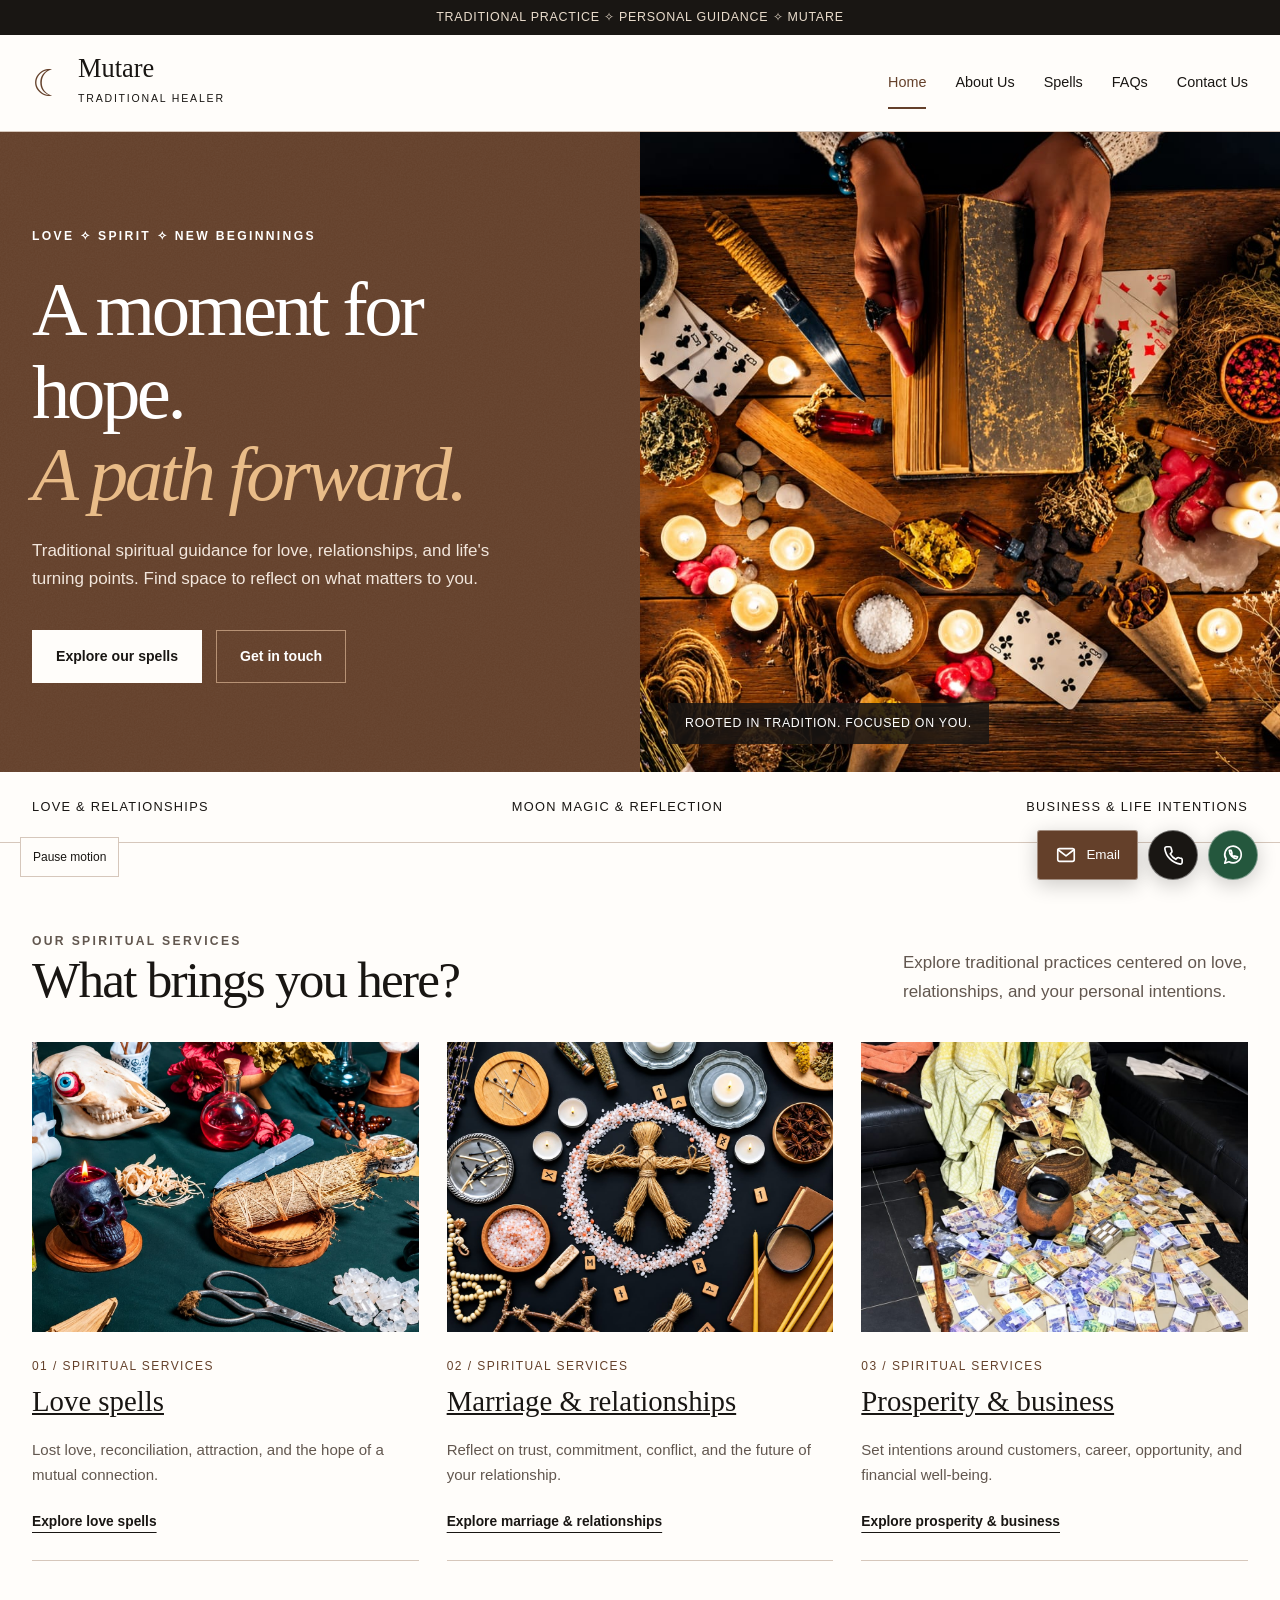
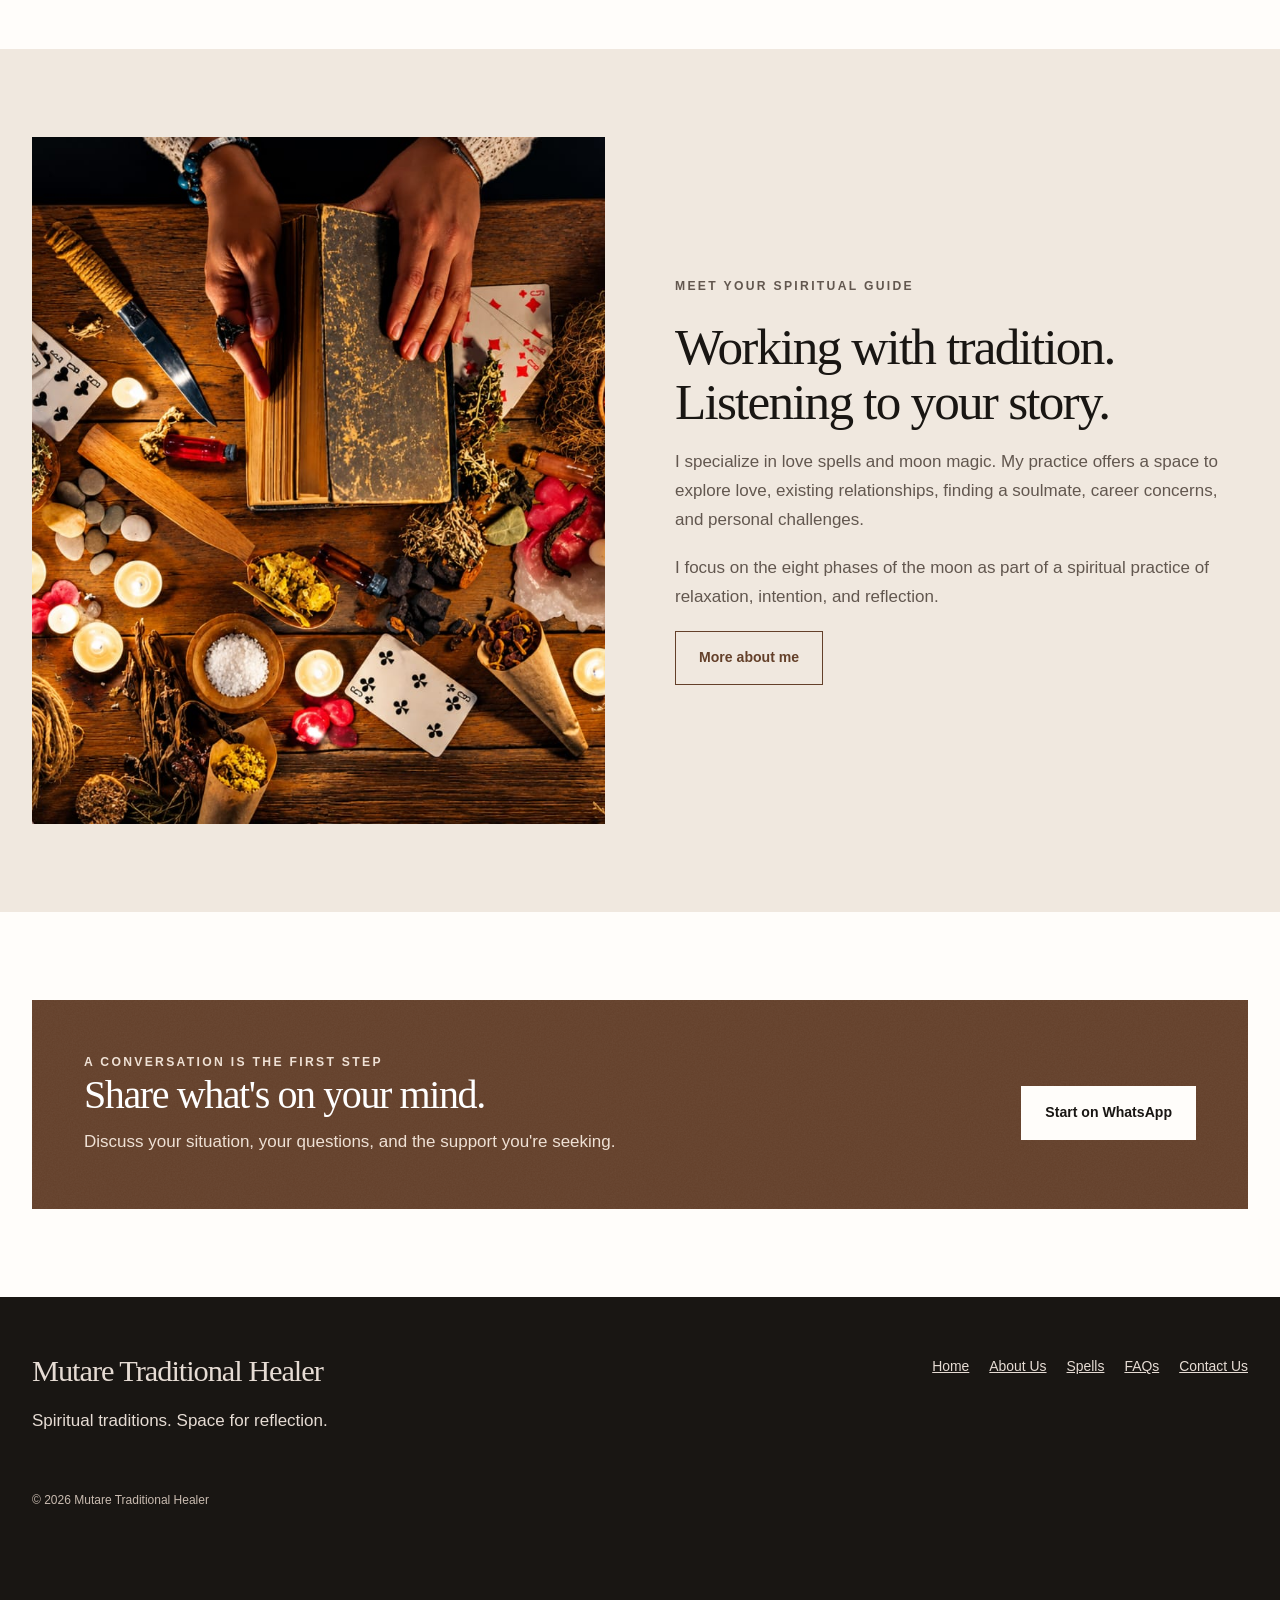
<file: index.html>
<!doctype html><html lang="en"><head><meta charset="utf-8"><meta name="viewport" content="width=device-width, initial-scale=1"><meta name="description" content="Traditional spiritual guidance for love, relationships, moon magic, and life intentions."><meta name="theme-color" content="#64402a"><title>Home | Mutare Traditional Healer</title><link rel="icon" type="image/svg+xml" href="data:image/svg+xml,%3Csvg xmlns='http://www.w3.org/2000/svg' viewBox='0 0 64 64'%3E%3Crect width='64' height='64' rx='10' fill='%2364402a'/%3E%3Cpath d='M43 12a22 22 0 1 0 0 40 23 23 0 0 1 0-40' fill='%23fffdf a'/%3E%3C/svg%3E"><link rel="stylesheet" href="styles.css"><script defer src="script.js"></script><noscript><style>.menu-toggle{display:none}.nav{display:flex;position:static;flex-wrap:wrap}.header-inner{flex-wrap:wrap;padding-block:12px}.motion-toggle{display:none}</style></noscript></head><body><a class="skip" href="#main">Skip to content</a><div class="topline">TRADITIONAL PRACTICE ✧ PERSONAL GUIDANCE ✧ MUTARE</div><header class="site-header"><div class="wrap header-inner"><a class="brand" href="index.html" aria-label="Mutare Traditional Healer home"><span class="brand-mark" aria-hidden="true">☾</span><span><strong>Mutare</strong><small>Traditional Healer</small></span></a><button class="menu-toggle" aria-expanded="false" aria-controls="navigation">Menu</button><nav class="nav" id="navigation" aria-label="Main navigation"><a href="index.html" aria-current="page">Home</a><a href="about.html">About Us</a><a href="spells.html">Spells</a><a href="faqs.html">FAQs</a><a href="contact.html">Contact Us</a></nav></div></header><main id="main"><section class="hero"><div class="hero-copy texture"><p class="eyebrow">Love ✧ Spirit ✧ New beginnings</p><h1>A moment for<br>hope.<br><em>A path forward.</em></h1><p>Traditional spiritual guidance for love, relationships, and life's turning points. Find space to reflect on what matters to you.</p><div class="actions"><a class="button light" href="spells.html">Explore our spells</a><a class="button outline" href="contact.html">Get in touch</a></div></div><div class="hero-media"><img src="assets/love%20spell.jpeg" alt="Candles, herbs, and an open book arranged on a rustic ritual table" fetchpriority="high" width="1280" height="960"><span class="image-note">ROOTED IN TRADITION. FOCUSED ON YOU.</span></div></section><div class="intro-band"><div class="wrap"><span>Love & relationships</span><span>Moon magic & reflection</span><span>Business & life intentions</span></div></div><section class="section"><div class="wrap"><div class="section-heading" data-reveal><div><p class="eyebrow">Our spiritual services</p><h2>What brings you here?</h2></div><p>Explore traditional practices centered on love, relationships, and your personal intentions.</p></div><div class="cards"><article class="card" data-reveal><a class="card-image" href="love-spells.html" aria-label="Explore Love spells"><img src="assets/get%20lost%20lover%20back%20spell.jpeg" alt="Love spells ritual imagery" loading="lazy" width="1280" height="960"></a><p class="number">01 / SPIRITUAL SERVICES</p><h3><a href="love-spells.html">Love spells</a></h3><p>Lost love, reconciliation, attraction, and the hope of a mutual connection.</p><a class="text-link" href="love-spells.html">Explore love spells</a></article><article class="card" data-reveal><a class="card-image" href="spells.html#relationships" aria-label="Explore Marriage & relationships"><img src="assets/stop%20divorce.jpeg" alt="Marriage & relationships ritual imagery" loading="lazy" width="1280" height="960"></a><p class="number">02 / SPIRITUAL SERVICES</p><h3><a href="spells.html#relationships">Marriage & relationships</a></h3><p>Reflect on trust, commitment, conflict, and the future of your relationship.</p><a class="text-link" href="spells.html#relationships">Explore marriage & relationships</a></article><article class="card" data-reveal><a class="card-image" href="spells.html#prosperity" aria-label="Explore Prosperity & business"><img src="assets/wealth%20ritual.jpeg" alt="Prosperity & business ritual imagery" loading="lazy" width="1280" height="960"></a><p class="number">03 / SPIRITUAL SERVICES</p><h3><a href="spells.html#prosperity">Prosperity & business</a></h3><p>Set intentions around customers, career, opportunity, and financial well-being.</p><a class="text-link" href="spells.html#prosperity">Explore prosperity & business</a></article></div></div></section><section class="section soft"><div class="wrap split" data-reveal><div><img src="assets/love%20spell.jpeg" alt="Traditional spell and moon magic service imagery" loading="lazy" width="1280" height="960"></div><div class="body-copy"><p class="eyebrow">Meet your spiritual guide</p><h2>Working with tradition.<br>Listening to your story.</h2><p>I specialize in love spells and moon magic. My practice offers a space to explore love, existing relationships, finding a soulmate, career concerns, and personal challenges.</p><p>I focus on the eight phases of the moon as part of a spiritual practice of relaxation, intention, and reflection.</p><a class="button dark-outline" href="about.html">More about me</a></div></div></section><section class="section"><div class="wrap callout texture" data-reveal><div><p class="eyebrow">A conversation is the first step</p><h2>Share what's on your mind.</h2><p>Discuss your situation, your questions, and the support you're seeking.</p></div><div class="actions"><a class="button light" href="https://wa.me/263785356774">Start on WhatsApp</a></div></div></section></main><footer class="site-footer"><div class="wrap"><div class="footer-top"><div><h2>Mutare Traditional Healer</h2><p>Spiritual traditions. Space for reflection.</p></div><nav class="footer-links" aria-label="Footer navigation"><a href="index.html">Home</a><a href="about.html">About Us</a><a href="spells.html">Spells</a><a href="faqs.html">FAQs</a><a href="contact.html">Contact Us</a></nav></div><p class="copyright">© 2026 Mutare Traditional Healer</p></div></footer><button class="motion-toggle" aria-pressed="false">Pause motion</button><div class="contact-dock" role="group" aria-label="Quick contact"><a class="email" href="mailto:mutaredamafalls@gmail.com" aria-label="Email Mutare Traditional Healer"><svg class="icon" viewBox="0 0 24 24" aria-hidden="true"><rect x="3" y="5" width="18" height="14" rx="2"/><path d="m3 6 9 7 9-7"/></svg><span>Email</span></a><a class="phone shake" href="tel:+263785356774" aria-label="Call +263785356774"><svg class="icon" viewBox="0 0 24 24" aria-hidden="true"><path d="M22 16.9v3a2 2 0 0 1-2.2 2A19.8 19.8 0 0 1 3.1 5.2 2 2 0 0 1 5.1 3h3a2 2 0 0 1 2 1.7c.1.9.4 1.8.7 2.6a2 2 0 0 1-.5 2.1L9 10.7a16 16 0 0 0 6 6l1.3-1.3a2 2 0 0 1 2.1-.5c.8.3 1.7.6 2.6.7a2 2 0 0 1 1 1.3z"/></svg></a><a class="whatsapp shake" href="https://wa.me/263785356774" aria-label="Chat on WhatsApp"><svg class="icon" viewBox="0 0 24 24" aria-hidden="true"><path d="M21 11.5a9 9 0 0 1-13.4 7.9L3 21l1.5-4.6A9 9 0 1 1 21 11.5z"/><path d="M8 7c0 5 4 9 8 9l1-2-3-1-1 1-3-3 1-1-1-3z"/></svg></a></div></body></html>
</file>
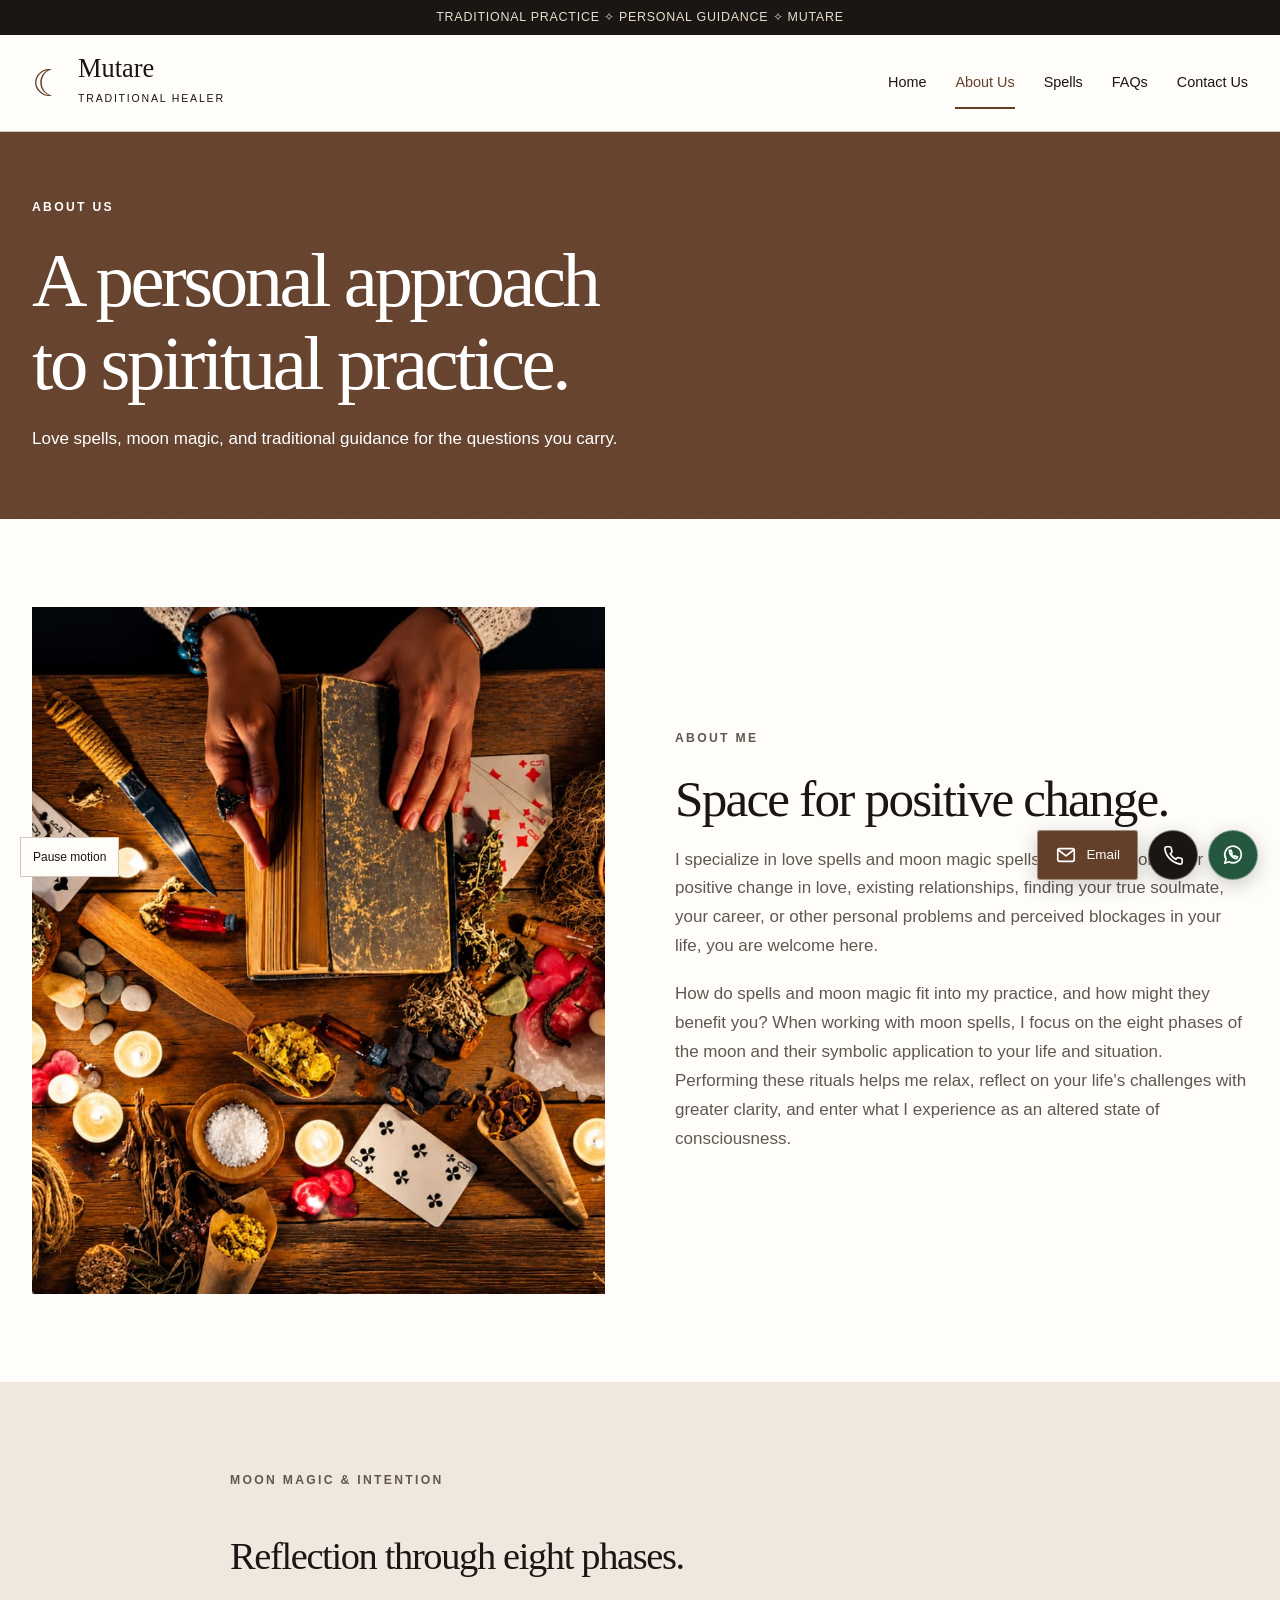
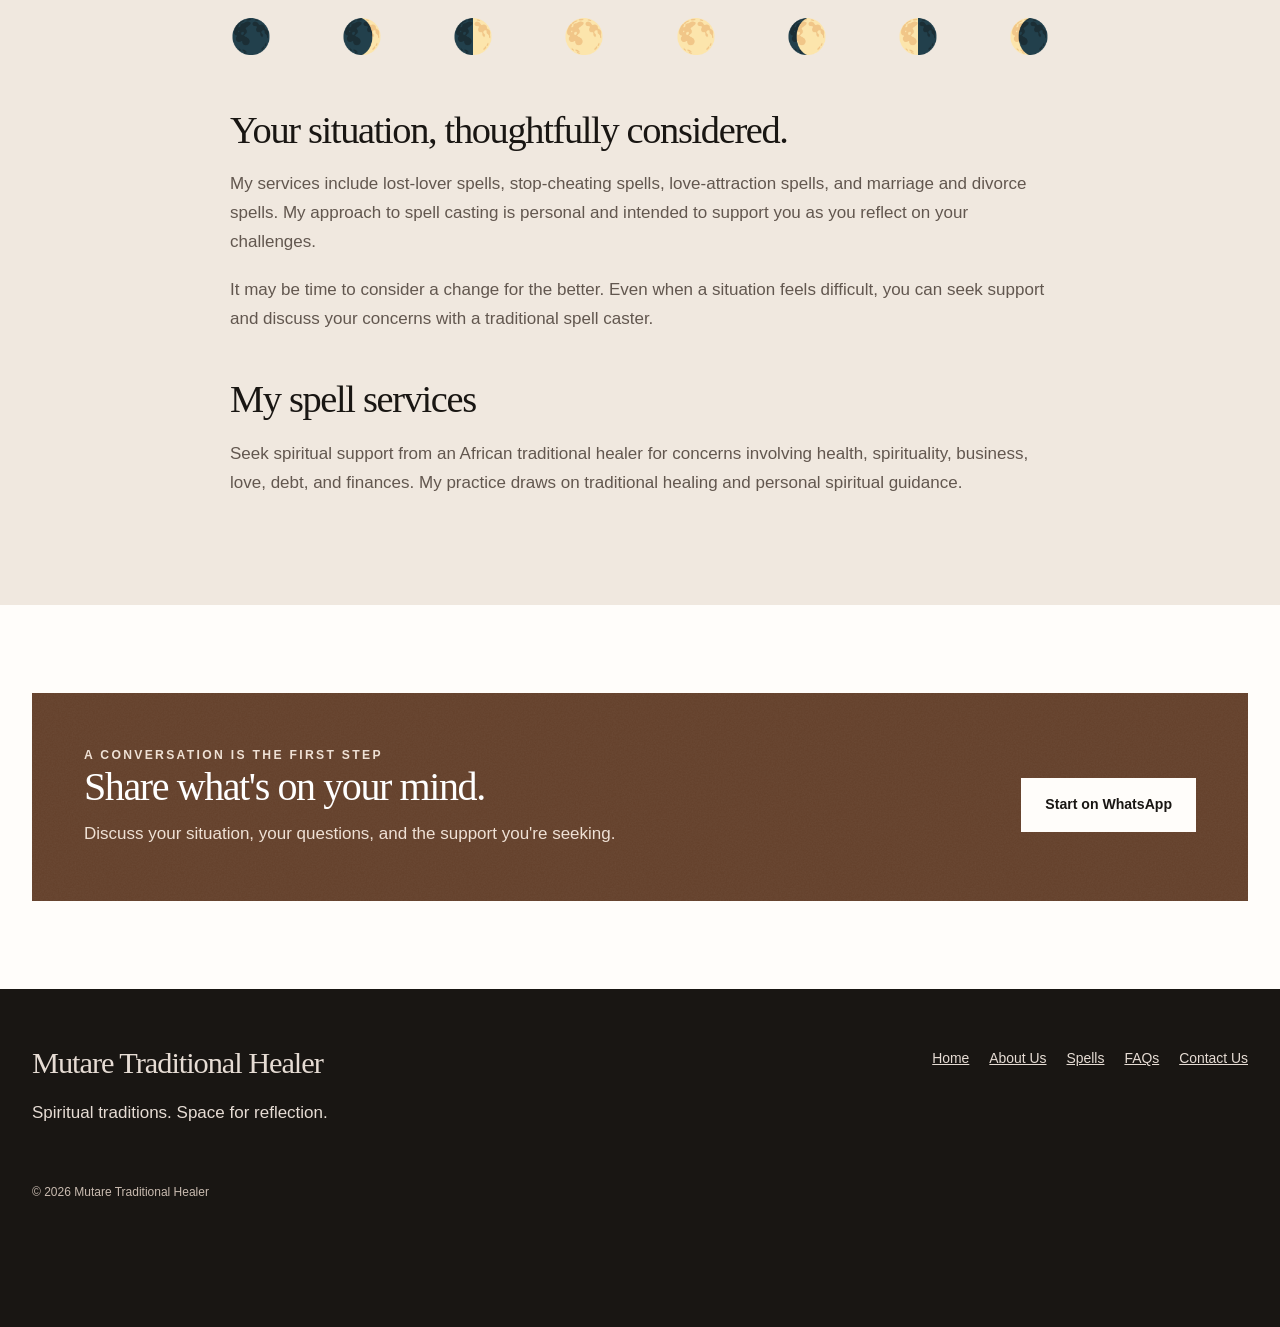
<file: about.html>
<!doctype html><html lang="en"><head><meta charset="utf-8"><meta name="viewport" content="width=device-width, initial-scale=1"><meta name="description" content="Learn about Mutare Traditional Healer and a personal approach to love spells and moon magic."><meta name="theme-color" content="#64402a"><title>About Us | Mutare Traditional Healer</title><link rel="icon" type="image/svg+xml" href="data:image/svg+xml,%3Csvg xmlns='http://www.w3.org/2000/svg' viewBox='0 0 64 64'%3E%3Crect width='64' height='64' rx='10' fill='%2364402a'/%3E%3Cpath d='M43 12a22 22 0 1 0 0 40 23 23 0 0 1 0-40' fill='%23fffdf a'/%3E%3C/svg%3E"><link rel="stylesheet" href="styles.css"><script defer src="script.js"></script><noscript><style>.menu-toggle{display:none}.nav{display:flex;position:static;flex-wrap:wrap}.header-inner{flex-wrap:wrap;padding-block:12px}.motion-toggle{display:none}</style></noscript></head><body><a class="skip" href="#main">Skip to content</a><div class="topline">TRADITIONAL PRACTICE ✧ PERSONAL GUIDANCE ✧ MUTARE</div><header class="site-header"><div class="wrap header-inner"><a class="brand" href="index.html" aria-label="Mutare Traditional Healer home"><span class="brand-mark" aria-hidden="true">☾</span><span><strong>Mutare</strong><small>Traditional Healer</small></span></a><button class="menu-toggle" aria-expanded="false" aria-controls="navigation">Menu</button><nav class="nav" id="navigation" aria-label="Main navigation"><a href="index.html">Home</a><a href="about.html" aria-current="page">About Us</a><a href="spells.html">Spells</a><a href="faqs.html">FAQs</a><a href="contact.html">Contact Us</a></nav></div></header><main id="main"><section class="page-heading texture"><div class="wrap"><p class="eyebrow">About us</p><h1>A personal approach<br>to spiritual practice.</h1><p>Love spells, moon magic, and traditional guidance for the questions you carry.</p></div></section><section class="section"><div class="wrap split"><div data-reveal><img src="assets/love%20spell.jpeg" alt="Ritual imagery representing traditional spiritual practice" loading="lazy" width="1280" height="960"></div><div class="body-copy" data-reveal><p class="eyebrow">About me</p><h2>Space for positive change.</h2><p>I specialize in love spells and moon magic spells. If you are looking for positive change in love, existing relationships, finding your true soulmate, your career, or other personal problems and perceived blockages in your life, you are welcome here.</p><p>How do spells and moon magic fit into my practice, and how might they benefit you? When working with moon spells, I focus on the eight phases of the moon and their symbolic application to your life and situation. Performing these rituals helps me relax, reflect on your life's challenges with greater clarity, and enter what I experience as an altered state of consciousness.</p></div></div></section><section class="section soft"><div class="wrap prose" data-reveal><p class="eyebrow">Moon magic & intention</p><h2>Reflection through eight phases.</h2><div class="moon-row" aria-label="The eight phases of the moon"><span title="New moon">🌑</span><span title="Waxing crescent">🌒</span><span title="First quarter">🌓</span><span title="Waxing gibbous">🌕</span><span title="Full moon">🌕</span><span title="Waning gibbous">🌔</span><span title="Last quarter">🌗</span><span title="Waning crescent">🌘</span></div><h2>Your situation, thoughtfully considered.</h2><p>My services include lost-lover spells, stop-cheating spells, love-attraction spells, and marriage and divorce spells. My approach to spell casting is personal and intended to support you as you reflect on your challenges.</p><p>It may be time to consider a change for the better. Even when a situation feels difficult, you can seek support and discuss your concerns with a traditional spell caster.</p><h2>My spell services</h2><p>Seek spiritual support from an African traditional healer for concerns involving health, spirituality, business, love, debt, and finances. My practice draws on traditional healing and personal spiritual guidance.</p></div></section><section class="section"><div class="wrap callout texture" data-reveal><div><p class="eyebrow">A conversation is the first step</p><h2>Share what's on your mind.</h2><p>Discuss your situation, your questions, and the support you're seeking.</p></div><div class="actions"><a class="button light" href="https://wa.me/263785356774">Start on WhatsApp</a></div></div></section></main><footer class="site-footer"><div class="wrap"><div class="footer-top"><div><h2>Mutare Traditional Healer</h2><p>Spiritual traditions. Space for reflection.</p></div><nav class="footer-links" aria-label="Footer navigation"><a href="index.html">Home</a><a href="about.html">About Us</a><a href="spells.html">Spells</a><a href="faqs.html">FAQs</a><a href="contact.html">Contact Us</a></nav></div><p class="copyright">© 2026 Mutare Traditional Healer</p></div></footer><button class="motion-toggle" aria-pressed="false">Pause motion</button><div class="contact-dock" role="group" aria-label="Quick contact"><a class="email" href="mailto:mutaredamafalls@gmail.com" aria-label="Email Mutare Traditional Healer"><svg class="icon" viewBox="0 0 24 24" aria-hidden="true"><rect x="3" y="5" width="18" height="14" rx="2"/><path d="m3 6 9 7 9-7"/></svg><span>Email</span></a><a class="phone shake" href="tel:+263785356774" aria-label="Call +263785356774"><svg class="icon" viewBox="0 0 24 24" aria-hidden="true"><path d="M22 16.9v3a2 2 0 0 1-2.2 2A19.8 19.8 0 0 1 3.1 5.2 2 2 0 0 1 5.1 3h3a2 2 0 0 1 2 1.7c.1.9.4 1.8.7 2.6a2 2 0 0 1-.5 2.1L9 10.7a16 16 0 0 0 6 6l1.3-1.3a2 2 0 0 1 2.1-.5c.8.3 1.7.6 2.6.7a2 2 0 0 1 1 1.3z"/></svg></a><a class="whatsapp shake" href="https://wa.me/263785356774" aria-label="Chat on WhatsApp"><svg class="icon" viewBox="0 0 24 24" aria-hidden="true"><path d="M21 11.5a9 9 0 0 1-13.4 7.9L3 21l1.5-4.6A9 9 0 1 1 21 11.5z"/><path d="M8 7c0 5 4 9 8 9l1-2-3-1-1 1-3-3 1-1-1-3z"/></svg></a></div></body></html>
</file>
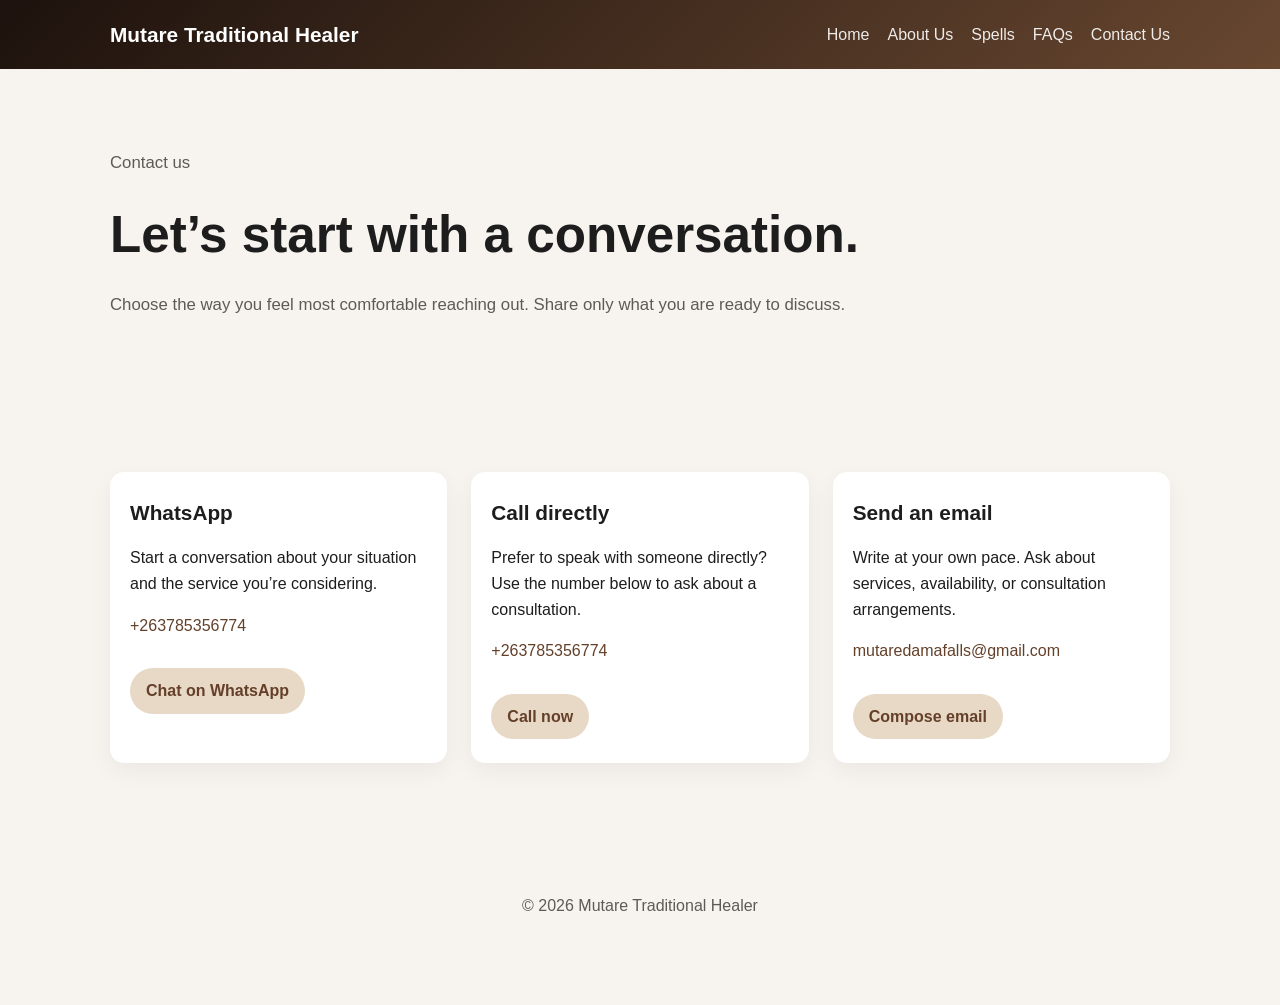
<file: contact.html>
<!doctype html>
<html lang="en">
  <head>
    <meta charset="utf-8" />
    <meta name="viewport" content="width=device-width, initial-scale=1" />
    <title>Contact Us | Mutare Traditional Healer</title>
    <meta name="description" content="Contact Mutare Traditional Healer by WhatsApp, phone, or email." />
    <style>
      :root {
        --bg: #f7f3ee;
        --card: #ffffff;
        --ink: #1d1d1d;
        --muted: #5f5a57;
        --accent: #64402a;
        --accent-soft: #e8d8c6;
        --gold: #d7b36a;
      }
      * { box-sizing: border-box; }
      body {
        margin: 0;
        font-family: Arial, Helvetica, sans-serif;
        background: var(--bg);
        color: var(--ink);
        line-height: 1.6;
      }
      a { color: var(--accent); text-decoration: none; }
      .wrap {
        max-width: 1100px;
        margin: 0 auto;
        padding: 24px 20px 60px;
      }
      header {
        background: linear-gradient(135deg, #1d120d, #684730);
        color: #fff;
        padding: 18px 0;
      }
      .nav {
        max-width: 1100px;
        margin: 0 auto;
        display: flex;
        align-items: center;
        justify-content: space-between;
        gap: 16px;
        padding: 0 20px;
      }
      .brand { font-weight: 700; font-size: 1.3rem; }
      .nav-links {
        display: flex;
        gap: 18px;
        flex-wrap: wrap;
      }
      .nav-links a { color: #fff; opacity: 0.9; }
      .hero {
        padding: 40px 0 20px;
      }
      .hero h1 {
        font-size: clamp(2rem, 5vw, 3.2rem);
        margin: 0 0 12px;
      }
      .hero p {
        font-size: 1.05rem;
        color: var(--muted);
        max-width: 760px;
      }
      .grid {
        display: grid;
        grid-template-columns: repeat(auto-fit, minmax(220px, 1fr));
        gap: 24px;
        margin-top: 32px;
      }
      .card {
        background: var(--card);
        border-radius: 14px;
        padding: 24px 20px;
        box-shadow: 0 8px 24px rgba(0,0,0,0.05);
      }
      .card h2 {
        margin: 0 0 12px;
        font-size: 1.3rem;
      }
      .pill {
        display: inline-block;
        padding: 10px 16px;
        background: var(--accent-soft);
        color: var(--accent);
        border-radius: 999px;
        font-weight: 700;
        margin-top: 14px;
      }
      .footer {
        text-align: center;
        padding: 30px 0 10px;
        color: var(--muted);
      }
      @media (max-width: 640px) {
        .nav {
          flex-direction: column;
          align-items: flex-start;
        }
      }
    </style>
  </head>
  <body>
    <header>
      <div class="nav">
        <div class="brand">Mutare Traditional Healer</div>
        <nav class="nav-links" aria-label="Main navigation">
          <a href="index.html">Home</a>
          <a href="about.html">About Us</a>
          <a href="spells.html">Spells</a>
          <a href="faqs.html">FAQs</a>
          <a href="contact.html" aria-current="page">Contact Us</a>
        </nav>
      </div>
    </header>

    <main>
      <section class="hero">
        <div class="wrap">
          <p>Contact us</p>
          <h1>Let’s start with a conversation.</h1>
          <p>Choose the way you feel most comfortable reaching out. Share only what you are ready to discuss.</p>
        </div>
      </section>

      <section class="wrap">
        <div class="grid">
          <article class="card">
            <h2>WhatsApp</h2>
            <p>Start a conversation about your situation and the service you’re considering.</p>
            <p><a href="https://wa.me/263785356774">+263785356774</a></p>
            <a class="pill" href="https://wa.me/263785356774">Chat on WhatsApp</a>
          </article>

          <article class="card">
            <h2>Call directly</h2>
            <p>Prefer to speak with someone directly? Use the number below to ask about a consultation.</p>
            <p><a href="tel:+263785356774">+263785356774</a></p>
            <a class="pill" href="tel:+263785356774">Call now</a>
          </article>

          <article class="card">
            <h2>Send an email</h2>
            <p>Write at your own pace. Ask about services, availability, or consultation arrangements.</p>
            <p><a href="mailto:mutaredamafalls@gmail.com">mutaredamafalls@gmail.com</a></p>
            <a class="pill" href="mailto:mutaredamafalls@gmail.com">Compose email</a>
          </article>
        </div>
      </section>
    </main>

    <footer class="footer">
      <div class="wrap">
        <p>© 2026 Mutare Traditional Healer</p>
      </div>
    </footer>
  </body>
</html>
</file>
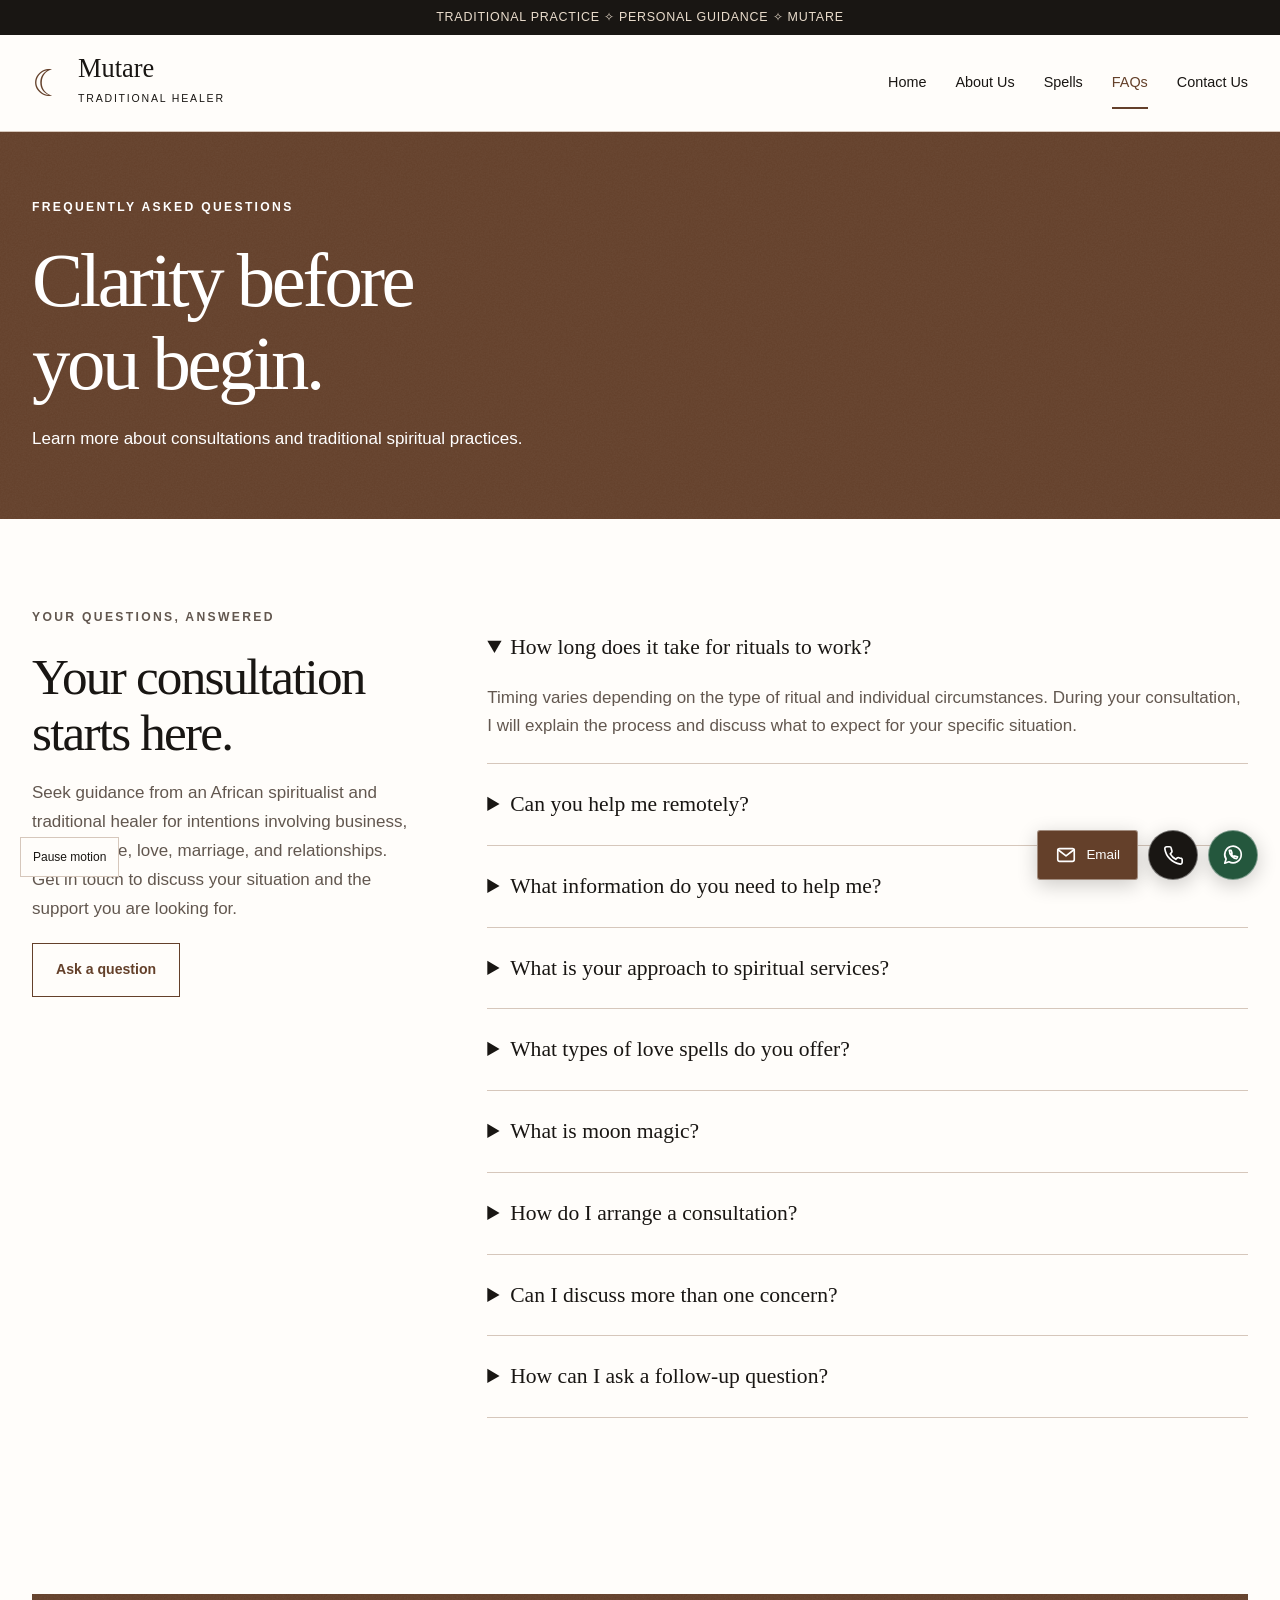
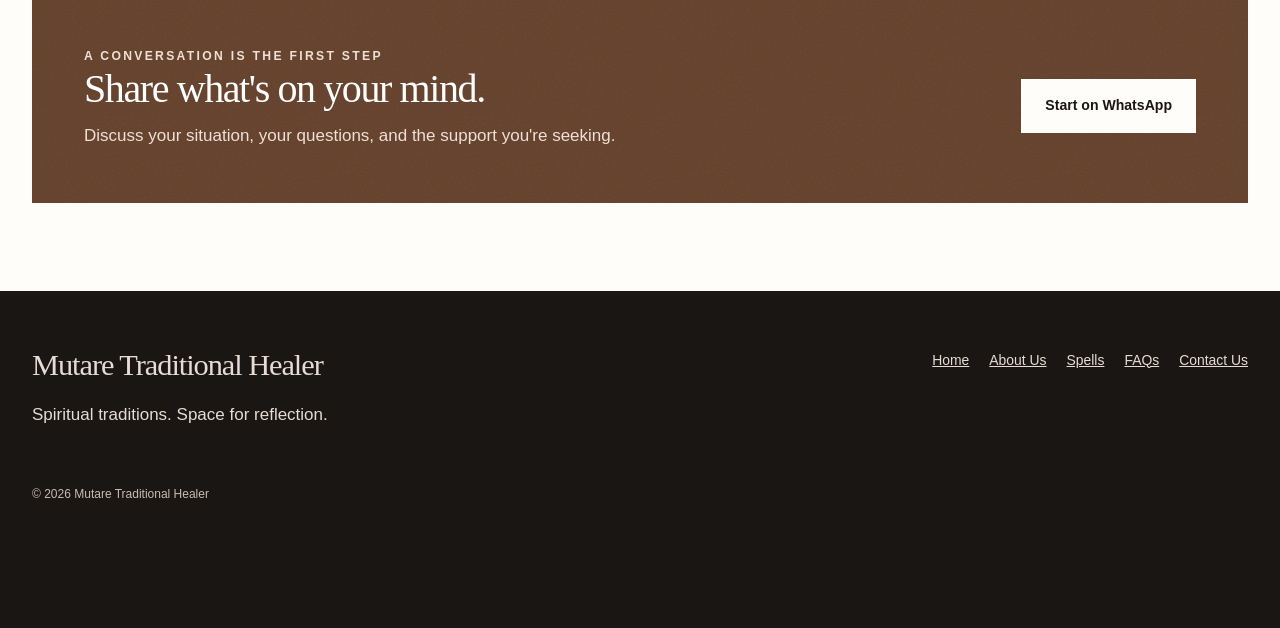
<file: faqs.html>
<!doctype html><html lang="en"><head><meta charset="utf-8"><meta name="viewport" content="width=device-width, initial-scale=1"><meta name="description" content="Answers about ritual expectations, remote consultations, privacy, cost, and spiritual services."><meta name="theme-color" content="#64402a"><title>FAQs | Mutare Traditional Healer</title><link rel="icon" type="image/svg+xml" href="data:image/svg+xml,%3Csvg xmlns='http://www.w3.org/2000/svg' viewBox='0 0 64 64'%3E%3Crect width='64' height='64' rx='10' fill='%2364402a'/%3E%3Cpath d='M43 12a22 22 0 1 0 0 40 23 23 0 0 1 0-40' fill='%23fffdf a'/%3E%3C/svg%3E"><link rel="stylesheet" href="styles.css"><script defer src="script.js"></script><noscript><style>.menu-toggle{display:none}.nav{display:flex;position:static;flex-wrap:wrap}.header-inner{flex-wrap:wrap;padding-block:12px}.motion-toggle{display:none}</style></noscript></head><body><a class="skip" href="#main">Skip to content</a><div class="topline">TRADITIONAL PRACTICE ✧ PERSONAL GUIDANCE ✧ MUTARE</div><header class="site-header"><div class="wrap header-inner"><a class="brand" href="index.html" aria-label="Mutare Traditional Healer home"><span class="brand-mark" aria-hidden="true">☾</span><span><strong>Mutare</strong><small>Traditional Healer</small></span></a><button class="menu-toggle" aria-expanded="false" aria-controls="navigation">Menu</button><nav class="nav" id="navigation" aria-label="Main navigation"><a href="index.html">Home</a><a href="about.html">About Us</a><a href="spells.html">Spells</a><a href="faqs.html" aria-current="page">FAQs</a><a href="contact.html">Contact Us</a></nav></div></header><main id="main"><section class="page-heading texture"><div class="wrap"><p class="eyebrow">Frequently asked questions</p><h1>Clarity before<br>you begin.</h1><p>Learn more about consultations and traditional spiritual practices.</p></div></section><section class="section"><div class="wrap faq-layout"><aside data-reveal><p class="eyebrow">Your questions, answered</p><h2>Your consultation starts here.</h2><p>Seek guidance from an African spiritualist and traditional healer for intentions involving business, good fortune, love, marriage, and relationships. Get in touch to discuss your situation and the support you are looking for.</p><a class="button dark-outline" href="contact.html">Ask a question</a></aside><div><details open><summary>How long does it take for rituals to work?</summary><p>Timing varies depending on the type of ritual and individual circumstances. During your consultation, I will explain the process and discuss what to expect for your specific situation.</p></details><details><summary>Can you help me remotely?</summary><p>Yes, I offer both in-person consultations and remote spiritual services. Remote consultations are available for people in the USA, UK, Australia, Canada, and other countries. Contact me to discuss arrangements.</p></details><details><summary>What information do you need to help me?</summary><p>I will need to understand your specific problem or situation. During your consultation, share as much or as little as you feel comfortable sharing. I use my spiritual approach to explore the concerns you describe.</p></details><details><summary>What is your approach to spiritual services?</summary><p>I work with dedication and traditional methods. My spiritual practice emphasizes personal attention, faith, and patience.</p></details><details><summary>What types of love spells do you offer?</summary><p>My services include lost-lover spells, love-attraction spells, stop-cheating spells, and marriage and divorce spells. We can discuss your circumstances and the intentions you would like to focus on.</p></details><details><summary>What is moon magic?</summary><p>My moon magic practice focuses on the eight phases of the moon. I use these phases as a framework for intention, relaxation, and reflection on your situation.</p></details><details><summary>How do I arrange a consultation?</summary><p>Contact me through WhatsApp, phone, or email. Tell me which service interests you, and we can discuss a suitable time and the consultation fee.</p></details><details><summary>Can I discuss more than one concern?</summary><p>Yes. You can discuss love, relationships, career, business, or other personal concerns during your consultation. We can explore which areas you would like to focus on first.</p></details><details><summary>How can I ask a follow-up question?</summary><p>Use the WhatsApp, phone, or email buttons on the website to get back in touch. Mention your earlier consultation and the question you would like to discuss.</p></details></div></div></section><section class="section"><div class="wrap callout texture" data-reveal><div><p class="eyebrow">A conversation is the first step</p><h2>Share what's on your mind.</h2><p>Discuss your situation, your questions, and the support you're seeking.</p></div><div class="actions"><a class="button light" href="https://wa.me/263785356774">Start on WhatsApp</a></div></div></section></main><footer class="site-footer"><div class="wrap"><div class="footer-top"><div><h2>Mutare Traditional Healer</h2><p>Spiritual traditions. Space for reflection.</p></div><nav class="footer-links" aria-label="Footer navigation"><a href="index.html">Home</a><a href="about.html">About Us</a><a href="spells.html">Spells</a><a href="faqs.html">FAQs</a><a href="contact.html">Contact Us</a></nav></div><p class="copyright">© 2026 Mutare Traditional Healer</p></div></footer><button class="motion-toggle" aria-pressed="false">Pause motion</button><div class="contact-dock" role="group" aria-label="Quick contact"><a class="email" href="mailto:mutaredamafalls@gmail.com" aria-label="Email Mutare Traditional Healer"><svg class="icon" viewBox="0 0 24 24" aria-hidden="true"><rect x="3" y="5" width="18" height="14" rx="2"/><path d="m3 6 9 7 9-7"/></svg><span>Email</span></a><a class="phone shake" href="tel:+263785356774" aria-label="Call +263785356774"><svg class="icon" viewBox="0 0 24 24" aria-hidden="true"><path d="M22 16.9v3a2 2 0 0 1-2.2 2A19.8 19.8 0 0 1 3.1 5.2 2 2 0 0 1 5.1 3h3a2 2 0 0 1 2 1.7c.1.9.4 1.8.7 2.6a2 2 0 0 1-.5 2.1L9 10.7a16 16 0 0 0 6 6l1.3-1.3a2 2 0 0 1 2.1-.5c.8.3 1.7.6 2.6.7a2 2 0 0 1 1 1.3z"/></svg></a><a class="whatsapp shake" href="https://wa.me/263785356774" aria-label="Chat on WhatsApp"><svg class="icon" viewBox="0 0 24 24" aria-hidden="true"><path d="M21 11.5a9 9 0 0 1-13.4 7.9L3 21l1.5-4.6A9 9 0 1 1 21 11.5z"/><path d="M8 7c0 5 4 9 8 9l1-2-3-1-1 1-3-3 1-1-1-3z"/></svg></a></div></body></html>
</file>
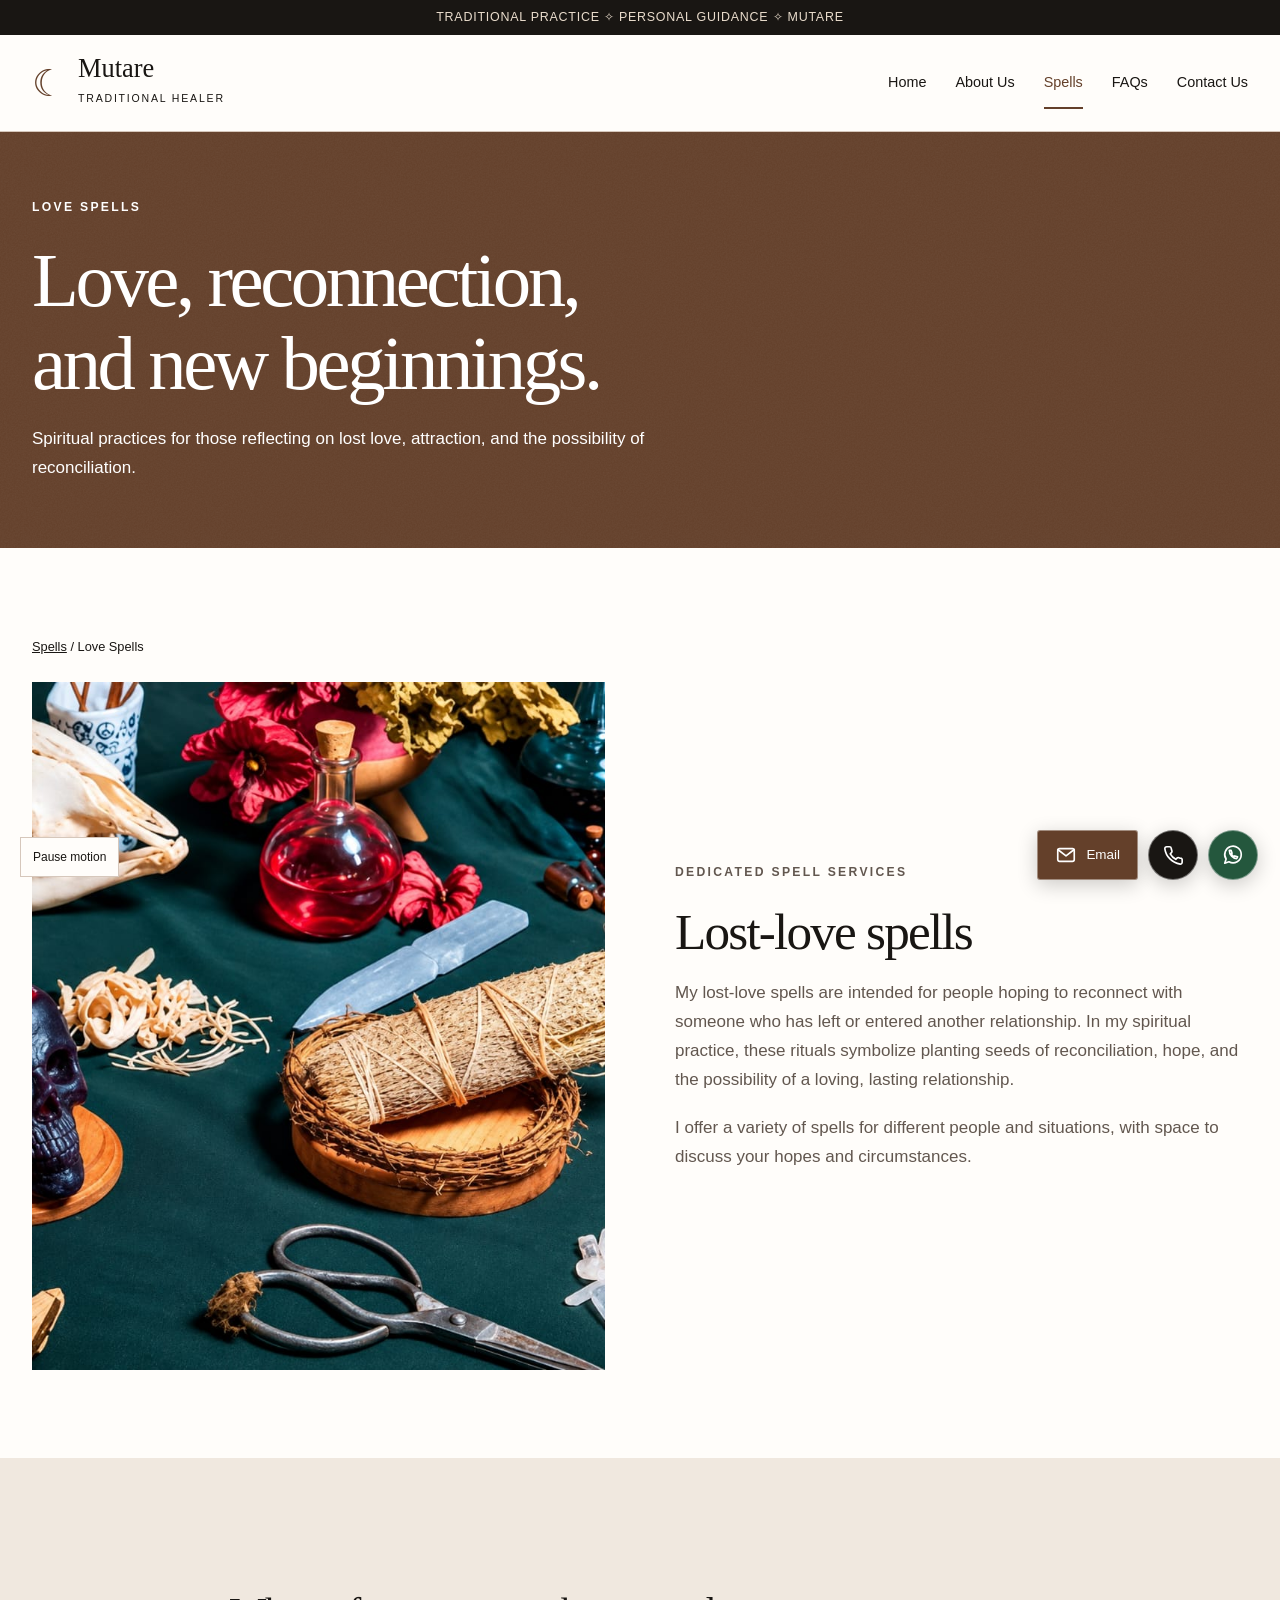
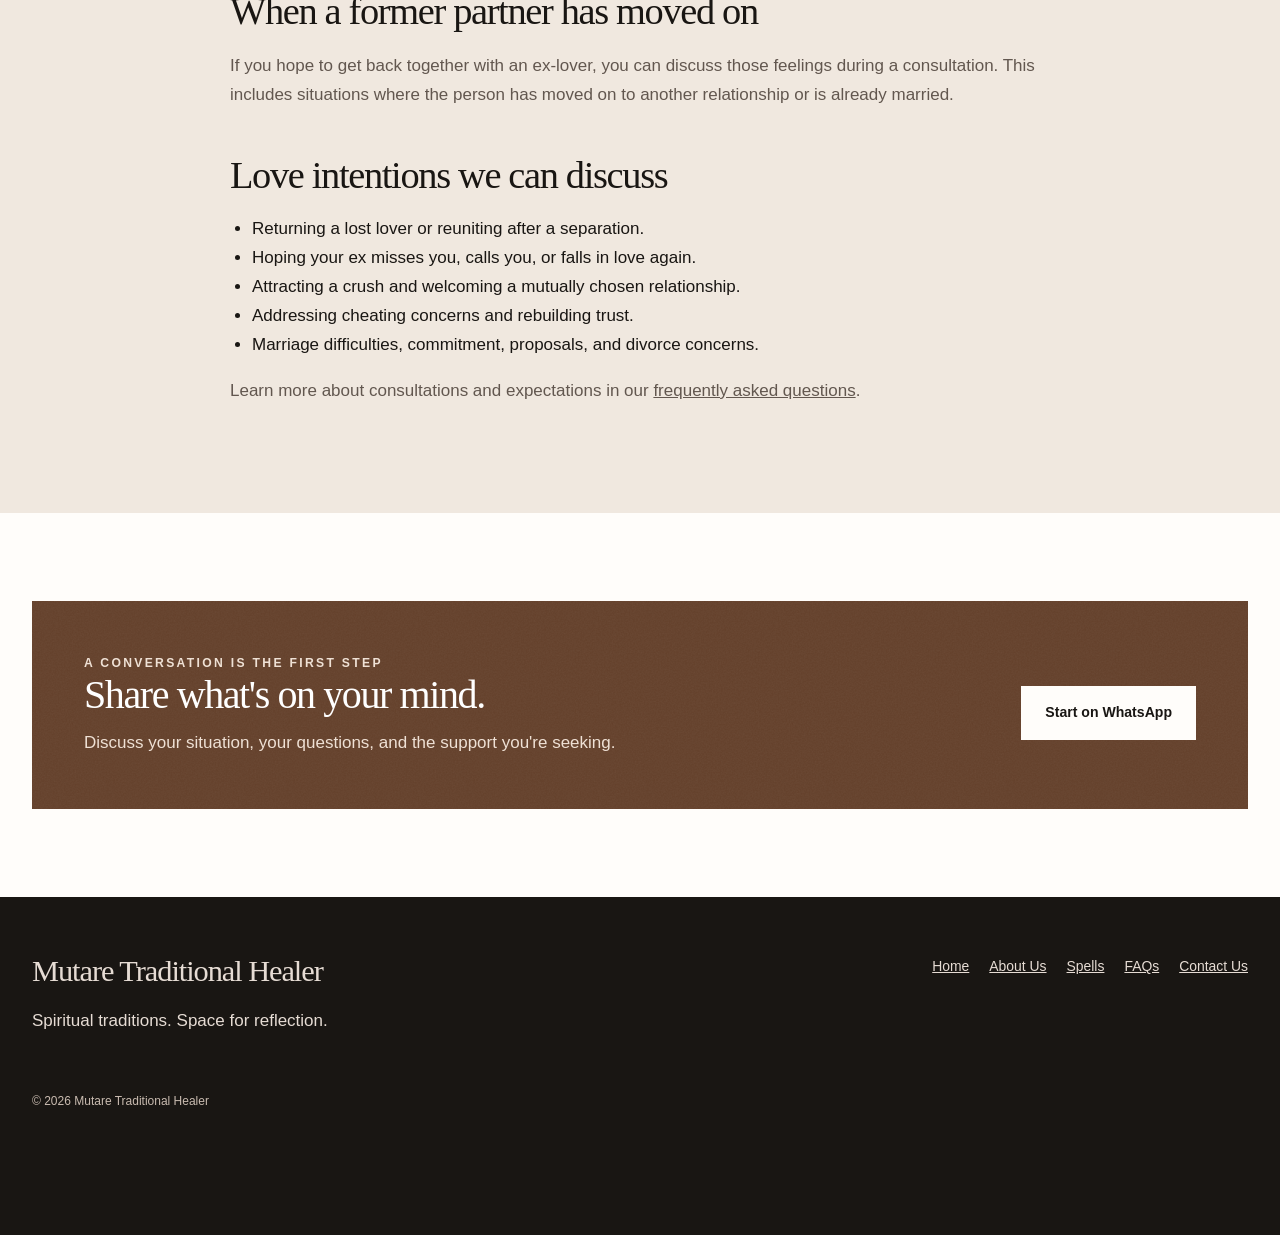
<file: love-spells.html>
<!doctype html><html lang="en"><head><meta charset="utf-8"><meta name="viewport" content="width=device-width, initial-scale=1"><meta name="description" content="Explore lost-love spells, reconciliation, attraction, and new beginnings."><meta name="theme-color" content="#64402a"><title>Love Spells | Mutare Traditional Healer</title><link rel="icon" type="image/svg+xml" href="data:image/svg+xml,%3Csvg xmlns='http://www.w3.org/2000/svg' viewBox='0 0 64 64'%3E%3Crect width='64' height='64' rx='10' fill='%2364402a'/%3E%3Cpath d='M43 12a22 22 0 1 0 0 40 23 23 0 0 1 0-40' fill='%23fffdf a'/%3E%3C/svg%3E"><link rel="stylesheet" href="styles.css"><script defer src="script.js"></script><noscript><style>.menu-toggle{display:none}.nav{display:flex;position:static;flex-wrap:wrap}.header-inner{flex-wrap:wrap;padding-block:12px}.motion-toggle{display:none}</style></noscript></head><body><a class="skip" href="#main">Skip to content</a><div class="topline">TRADITIONAL PRACTICE ✧ PERSONAL GUIDANCE ✧ MUTARE</div><header class="site-header"><div class="wrap header-inner"><a class="brand" href="index.html" aria-label="Mutare Traditional Healer home"><span class="brand-mark" aria-hidden="true">☾</span><span><strong>Mutare</strong><small>Traditional Healer</small></span></a><button class="menu-toggle" aria-expanded="false" aria-controls="navigation">Menu</button><nav class="nav" id="navigation" aria-label="Main navigation"><a href="index.html">Home</a><a href="about.html">About Us</a><a href="spells.html" aria-current="page">Spells</a><a href="faqs.html">FAQs</a><a href="contact.html">Contact Us</a></nav></div></header><main id="main"><section class="page-heading texture"><div class="wrap"><p class="eyebrow">Love spells</p><h1>Love, reconnection,<br>and new beginnings.</h1><p>Spiritual practices for those reflecting on lost love, attraction, and the possibility of reconciliation.</p></div></section><section class="section"><div class="wrap"><p class="breadcrumb"><a href="spells.html">Spells</a> / Love Spells</p><div class="split"><div data-reveal><img src="assets/get%20lost%20lover%20back%20spell.jpeg" alt="Candles, herbs, bottles, and ritual objects for the lost-love service" loading="lazy" width="1280" height="960"></div><div class="body-copy" data-reveal><p class="eyebrow">Dedicated spell services</p><h2>Lost-love spells</h2><p>My lost-love spells are intended for people hoping to reconnect with someone who has left or entered another relationship. In my spiritual practice, these rituals symbolize planting seeds of reconciliation, hope, and the possibility of a loving, lasting relationship.</p><p>I offer a variety of spells for different people and situations, with space to discuss your hopes and circumstances.</p></div></div></div></section><section class="section soft"><div class="wrap prose" data-reveal><h2>When a former partner has moved on</h2><p>If you hope to get back together with an ex-lover, you can discuss those feelings during a consultation. This includes situations where the person has moved on to another relationship or is already married.</p><h2>Love intentions we can discuss</h2><ul><li>Returning a lost lover or reuniting after a separation.</li><li>Hoping your ex misses you, calls you, or falls in love again.</li><li>Attracting a crush and welcoming a mutually chosen relationship.</li><li>Addressing cheating concerns and rebuilding trust.</li><li>Marriage difficulties, commitment, proposals, and divorce concerns.</li></ul><p>Learn more about consultations and expectations in our <a href="faqs.html">frequently asked questions</a>.</p></div></section><section class="section"><div class="wrap callout texture" data-reveal><div><p class="eyebrow">A conversation is the first step</p><h2>Share what's on your mind.</h2><p>Discuss your situation, your questions, and the support you're seeking.</p></div><div class="actions"><a class="button light" href="https://wa.me/263785356774">Start on WhatsApp</a></div></div></section></main><footer class="site-footer"><div class="wrap"><div class="footer-top"><div><h2>Mutare Traditional Healer</h2><p>Spiritual traditions. Space for reflection.</p></div><nav class="footer-links" aria-label="Footer navigation"><a href="index.html">Home</a><a href="about.html">About Us</a><a href="spells.html">Spells</a><a href="faqs.html">FAQs</a><a href="contact.html">Contact Us</a></nav></div><p class="copyright">© 2026 Mutare Traditional Healer</p></div></footer><button class="motion-toggle" aria-pressed="false">Pause motion</button><div class="contact-dock" role="group" aria-label="Quick contact"><a class="email" href="mailto:mutaredamafalls@gmail.com" aria-label="Email Mutare Traditional Healer"><svg class="icon" viewBox="0 0 24 24" aria-hidden="true"><rect x="3" y="5" width="18" height="14" rx="2"/><path d="m3 6 9 7 9-7"/></svg><span>Email</span></a><a class="phone shake" href="tel:+263785356774" aria-label="Call +263785356774"><svg class="icon" viewBox="0 0 24 24" aria-hidden="true"><path d="M22 16.9v3a2 2 0 0 1-2.2 2A19.8 19.8 0 0 1 3.1 5.2 2 2 0 0 1 5.1 3h3a2 2 0 0 1 2 1.7c.1.9.4 1.8.7 2.6a2 2 0 0 1-.5 2.1L9 10.7a16 16 0 0 0 6 6l1.3-1.3a2 2 0 0 1 2.1-.5c.8.3 1.7.6 2.6.7a2 2 0 0 1 1 1.3z"/></svg></a><a class="whatsapp shake" href="https://wa.me/263785356774" aria-label="Chat on WhatsApp"><svg class="icon" viewBox="0 0 24 24" aria-hidden="true"><path d="M21 11.5a9 9 0 0 1-13.4 7.9L3 21l1.5-4.6A9 9 0 1 1 21 11.5z"/><path d="M8 7c0 5 4 9 8 9l1-2-3-1-1 1-3-3 1-1-1-3z"/></svg></a></div></body></html>
</file>
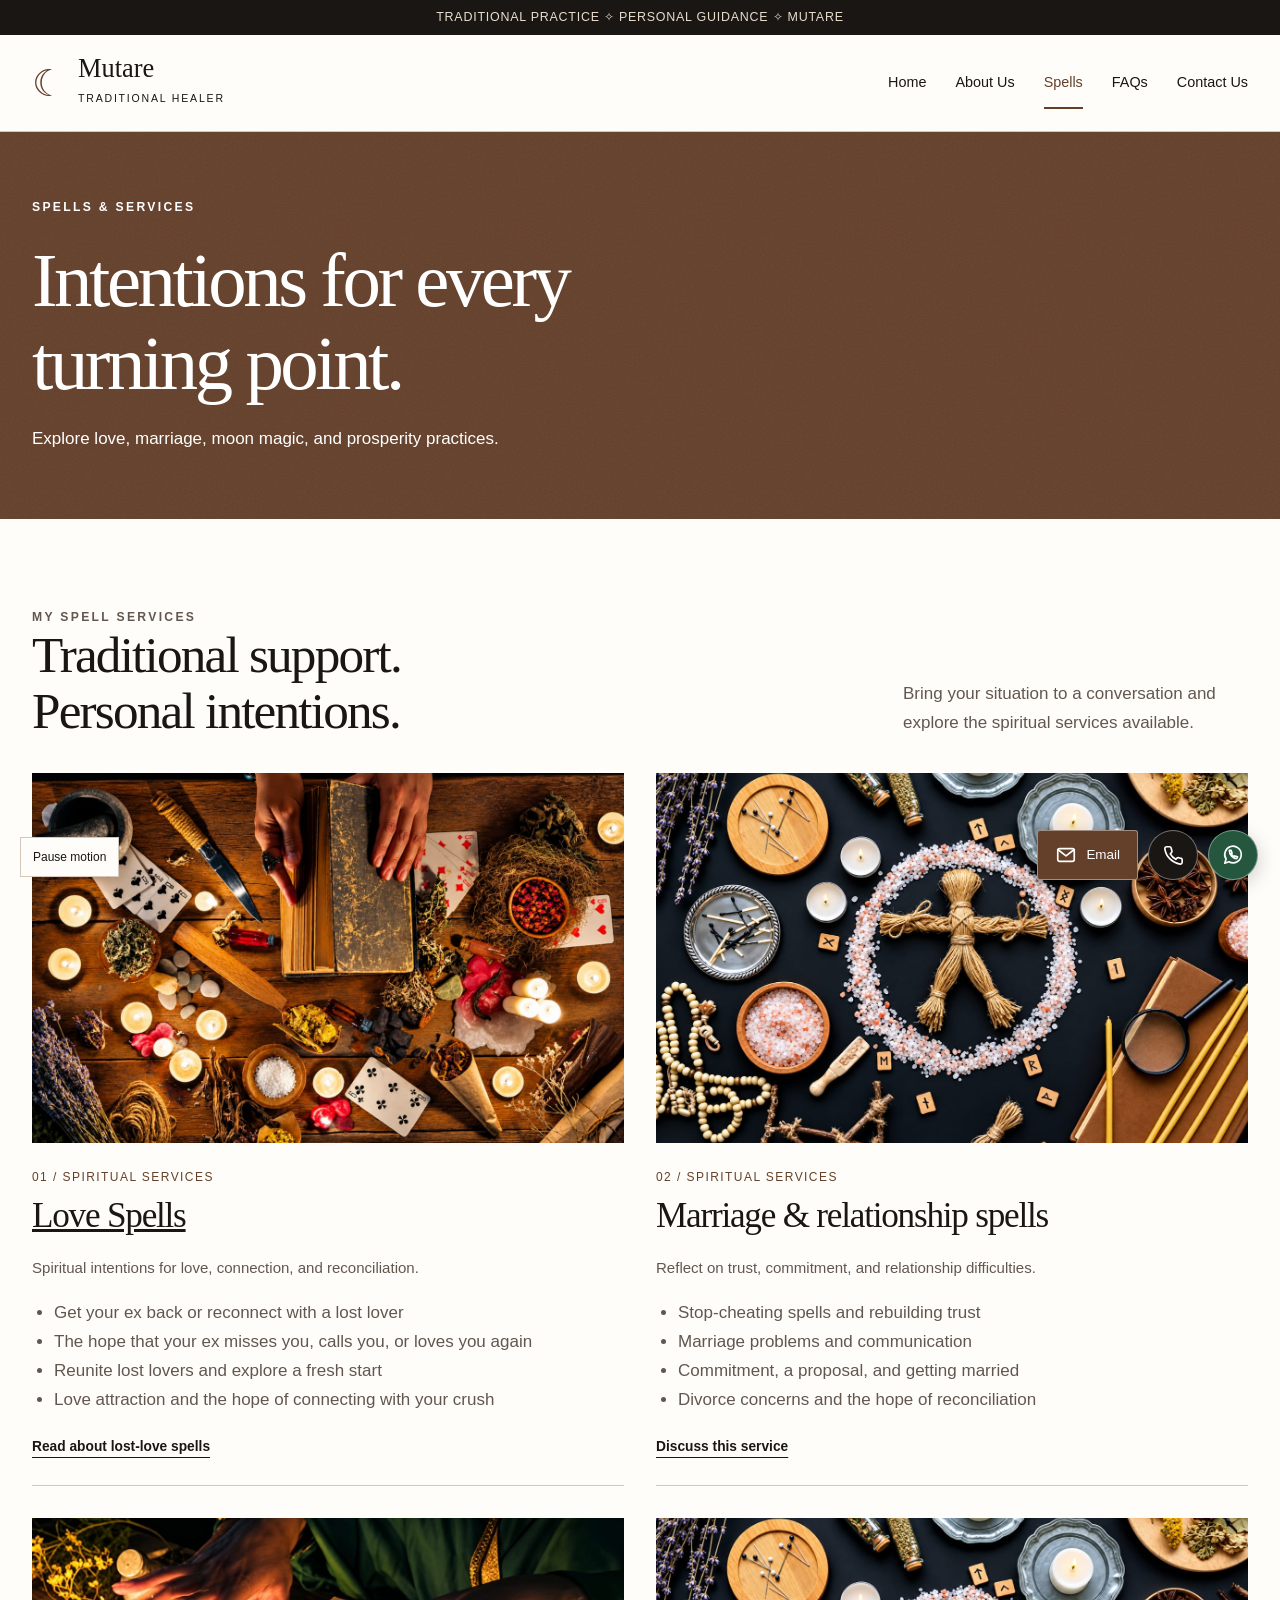
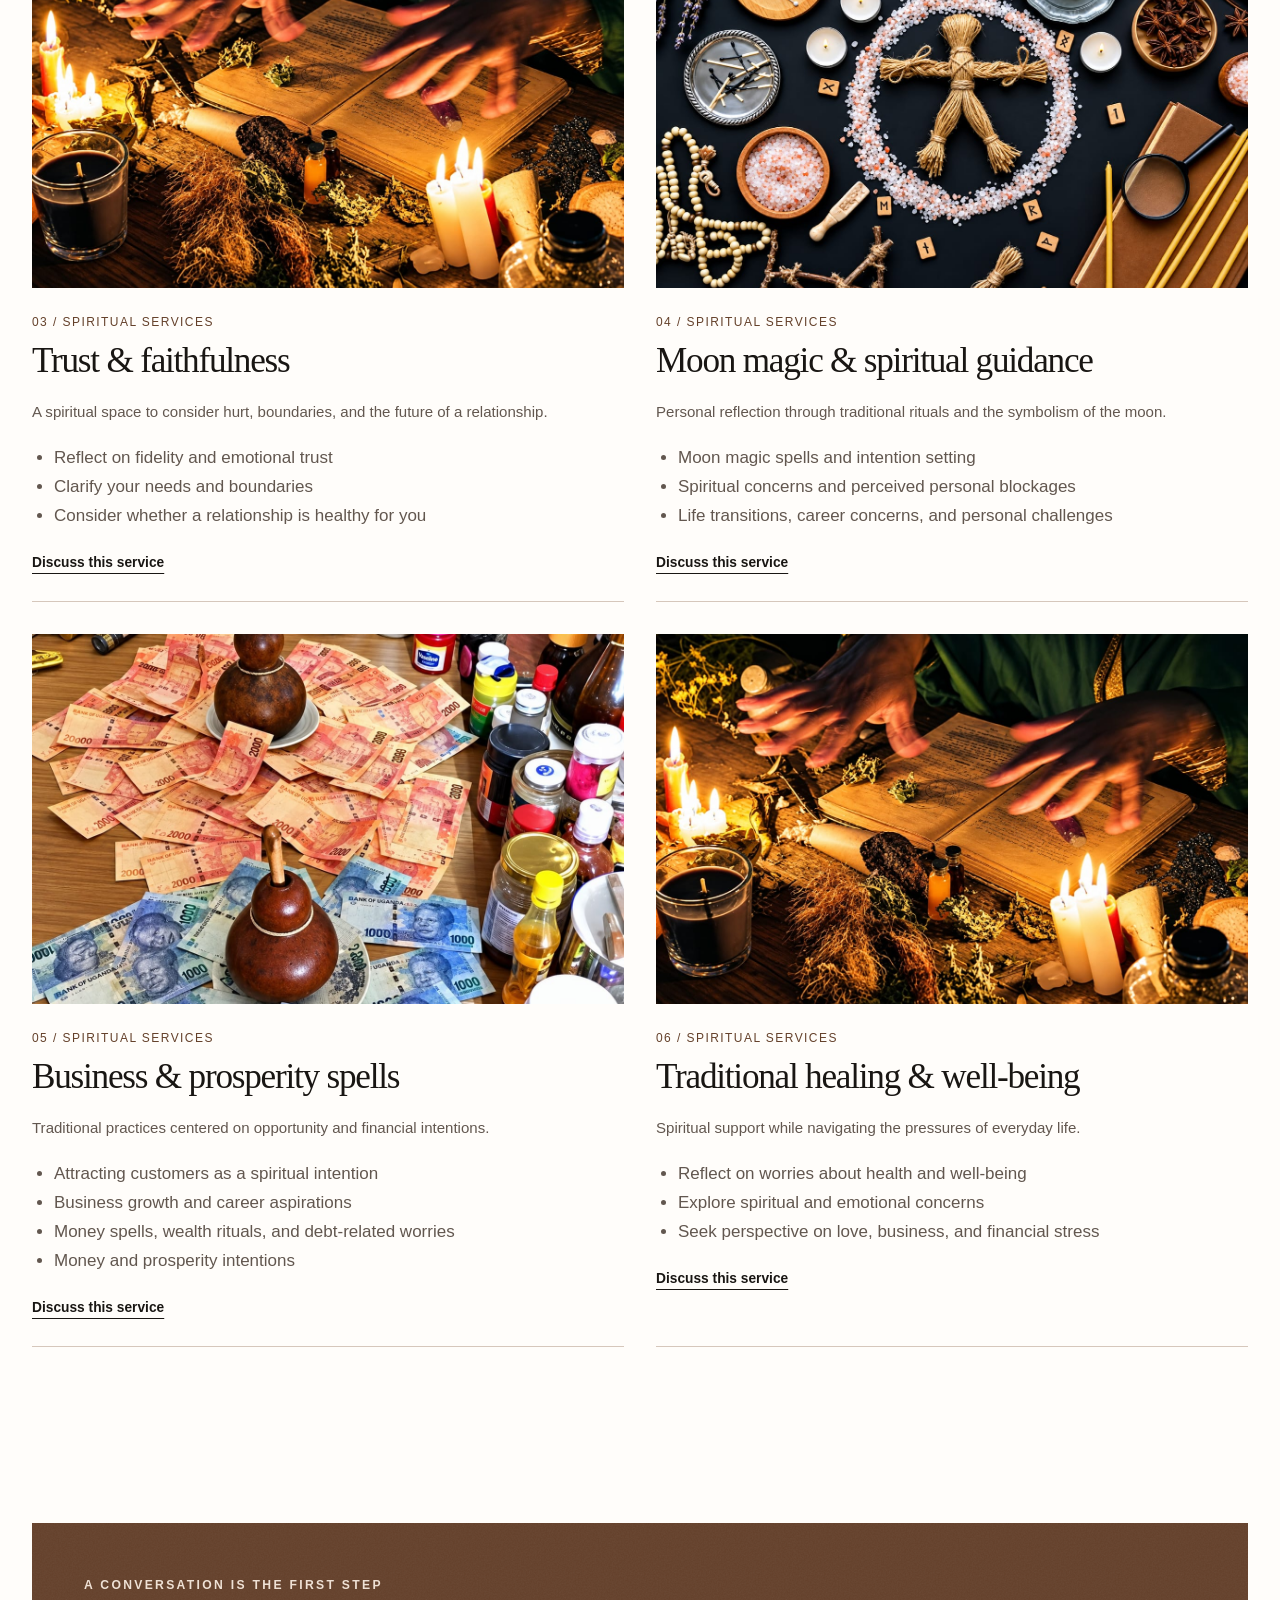
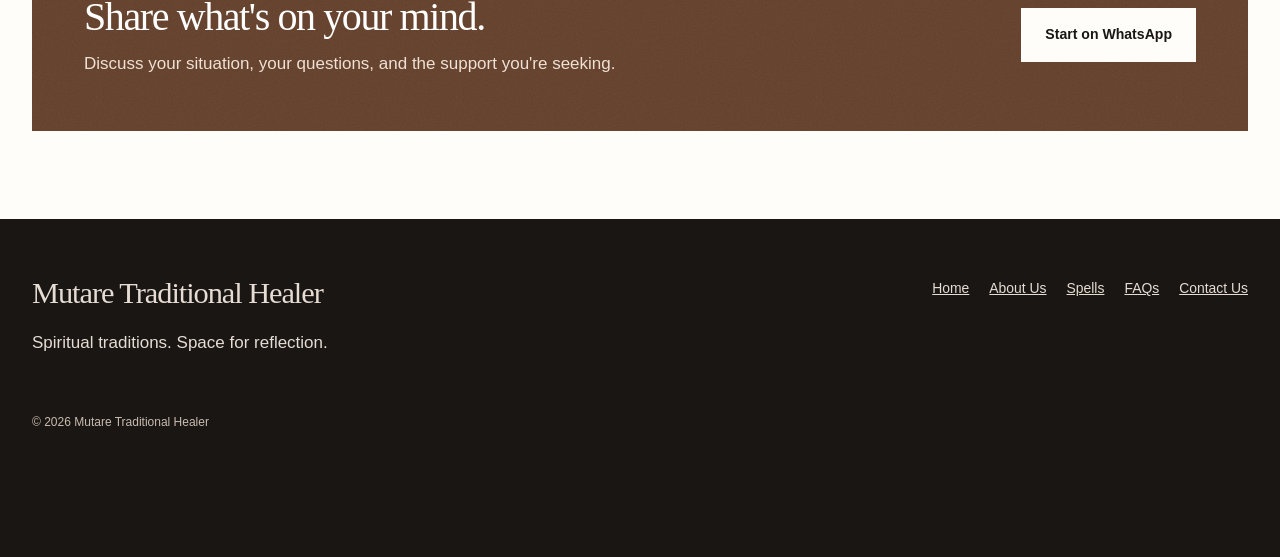
<file: spells.html>
<!doctype html><html lang="en"><head><meta charset="utf-8"><meta name="viewport" content="width=device-width, initial-scale=1"><meta name="description" content="Explore traditional love, marriage, prosperity, and spiritual guidance services."><meta name="theme-color" content="#64402a"><title>Spells | Mutare Traditional Healer</title><link rel="icon" type="image/svg+xml" href="data:image/svg+xml,%3Csvg xmlns='http://www.w3.org/2000/svg' viewBox='0 0 64 64'%3E%3Crect width='64' height='64' rx='10' fill='%2364402a'/%3E%3Cpath d='M43 12a22 22 0 1 0 0 40 23 23 0 0 1 0-40' fill='%23fffdf a'/%3E%3C/svg%3E"><link rel="stylesheet" href="styles.css"><script defer src="script.js"></script><noscript><style>.menu-toggle{display:none}.nav{display:flex;position:static;flex-wrap:wrap}.header-inner{flex-wrap:wrap;padding-block:12px}.motion-toggle{display:none}</style></noscript></head><body><a class="skip" href="#main">Skip to content</a><div class="topline">TRADITIONAL PRACTICE ✧ PERSONAL GUIDANCE ✧ MUTARE</div><header class="site-header"><div class="wrap header-inner"><a class="brand" href="index.html" aria-label="Mutare Traditional Healer home"><span class="brand-mark" aria-hidden="true">☾</span><span><strong>Mutare</strong><small>Traditional Healer</small></span></a><button class="menu-toggle" aria-expanded="false" aria-controls="navigation">Menu</button><nav class="nav" id="navigation" aria-label="Main navigation"><a href="index.html">Home</a><a href="about.html">About Us</a><a href="spells.html" aria-current="page">Spells</a><a href="faqs.html">FAQs</a><a href="contact.html">Contact Us</a></nav></div></header><main id="main"><section class="page-heading texture"><div class="wrap"><p class="eyebrow">Spells & services</p><h1>Intentions for every<br>turning point.</h1><p>Explore love, marriage, moon magic, and prosperity practices.</p></div></section><section class="section"><div class="wrap"><div class="section-heading" data-reveal><div><p class="eyebrow">My spell services</p><h2>Traditional support.<br>Personal intentions.</h2></div><p>Bring your situation to a conversation and explore the spiritual services available.</p></div><div class="service-grid"><article class="card" id="love" data-reveal><a class="card-image" href="love-spells.html"><img src="assets/love%20spell.jpeg" alt="Love spells service imagery" loading="lazy" width="1280" height="960"></a><p class="number">01 / SPIRITUAL SERVICES</p><h2 style="font-size:2.2rem"><a href="love-spells.html">Love Spells</a></h2><p>Spiritual intentions for love, connection, and reconciliation.</p><ul><li>Get your ex back or reconnect with a lost lover</li><li>The hope that your ex misses you, calls you, or loves you again</li><li>Reunite lost lovers and explore a fresh start</li><li>Love attraction and the hope of connecting with your crush</li></ul><a class="text-link" href="love-spells.html">Read about lost-love spells</a></article><article class="card" id="relationships" data-reveal><div class="card-image"><img src="assets/stop%20divorce.jpeg" alt="Marriage & relationship spells service imagery" loading="lazy" width="1280" height="960"></div><p class="number">02 / SPIRITUAL SERVICES</p><h2 style="font-size:2.2rem">Marriage & relationship spells</h2><p>Reflect on trust, commitment, and relationship difficulties.</p><ul><li>Stop-cheating spells and rebuilding trust</li><li>Marriage problems and communication</li><li>Commitment, a proposal, and getting married</li><li>Divorce concerns and the hope of reconciliation</li></ul><a class="text-link" href="contact.html">Discuss this service</a></article><article class="card" id="trust" data-reveal><div class="card-image"><img src="assets/stop%20spouse%20from%20cheating.jpeg" alt="Trust & faithfulness service imagery" loading="lazy" width="1280" height="960"></div><p class="number">03 / SPIRITUAL SERVICES</p><h2 style="font-size:2.2rem">Trust & faithfulness</h2><p>A spiritual space to consider hurt, boundaries, and the future of a relationship.</p><ul><li>Reflect on fidelity and emotional trust</li><li>Clarify your needs and boundaries</li><li>Consider whether a relationship is healthy for you</li></ul><a class="text-link" href="contact.html">Discuss this service</a></article><article class="card" id="moon" data-reveal><div class="card-image"><img src="assets/stop%20divorce.jpeg" alt="Moon magic & spiritual guidance service imagery" loading="lazy" width="1280" height="960"></div><p class="number">04 / SPIRITUAL SERVICES</p><h2 style="font-size:2.2rem">Moon magic & spiritual guidance</h2><p>Personal reflection through traditional rituals and the symbolism of the moon.</p><ul><li>Moon magic spells and intention setting</li><li>Spiritual concerns and perceived personal blockages</li><li>Life transitions, career concerns, and personal challenges</li></ul><a class="text-link" href="contact.html">Discuss this service</a></article><article class="card" id="prosperity" data-reveal><div class="card-image"><img src="assets/money%20ritual.jpeg" alt="Business & prosperity spells service imagery" loading="lazy" width="1280" height="960"></div><p class="number">05 / SPIRITUAL SERVICES</p><h2 style="font-size:2.2rem">Business & prosperity spells</h2><p>Traditional practices centered on opportunity and financial intentions.</p><ul><li>Attracting customers as a spiritual intention</li><li>Business growth and career aspirations</li><li>Money spells, wealth rituals, and debt-related worries</li><li>Money and prosperity intentions</li></ul><a class="text-link" href="contact.html">Discuss this service</a></article><article class="card" id="wellbeing" data-reveal><div class="card-image"><img src="assets/stop%20spouse%20from%20cheating.jpeg" alt="Traditional healing & well-being service imagery" loading="lazy" width="1280" height="960"></div><p class="number">06 / SPIRITUAL SERVICES</p><h2 style="font-size:2.2rem">Traditional healing & well-being</h2><p>Spiritual support while navigating the pressures of everyday life.</p><ul><li>Reflect on worries about health and well-being</li><li>Explore spiritual and emotional concerns</li><li>Seek perspective on love, business, and financial stress</li></ul><a class="text-link" href="contact.html">Discuss this service</a></article></div></div></section><section class="section"><div class="wrap callout texture" data-reveal><div><p class="eyebrow">A conversation is the first step</p><h2>Share what's on your mind.</h2><p>Discuss your situation, your questions, and the support you're seeking.</p></div><div class="actions"><a class="button light" href="https://wa.me/263785356774">Start on WhatsApp</a></div></div></section></main><footer class="site-footer"><div class="wrap"><div class="footer-top"><div><h2>Mutare Traditional Healer</h2><p>Spiritual traditions. Space for reflection.</p></div><nav class="footer-links" aria-label="Footer navigation"><a href="index.html">Home</a><a href="about.html">About Us</a><a href="spells.html">Spells</a><a href="faqs.html">FAQs</a><a href="contact.html">Contact Us</a></nav></div><p class="copyright">© 2026 Mutare Traditional Healer</p></div></footer><button class="motion-toggle" aria-pressed="false">Pause motion</button><div class="contact-dock" role="group" aria-label="Quick contact"><a class="email" href="mailto:mutaredamafalls@gmail.com" aria-label="Email Mutare Traditional Healer"><svg class="icon" viewBox="0 0 24 24" aria-hidden="true"><rect x="3" y="5" width="18" height="14" rx="2"/><path d="m3 6 9 7 9-7"/></svg><span>Email</span></a><a class="phone shake" href="tel:+263785356774" aria-label="Call +263785356774"><svg class="icon" viewBox="0 0 24 24" aria-hidden="true"><path d="M22 16.9v3a2 2 0 0 1-2.2 2A19.8 19.8 0 0 1 3.1 5.2 2 2 0 0 1 5.1 3h3a2 2 0 0 1 2 1.7c.1.9.4 1.8.7 2.6a2 2 0 0 1-.5 2.1L9 10.7a16 16 0 0 0 6 6l1.3-1.3a2 2 0 0 1 2.1-.5c.8.3 1.7.6 2.6.7a2 2 0 0 1 1 1.3z"/></svg></a><a class="whatsapp shake" href="https://wa.me/263785356774" aria-label="Chat on WhatsApp"><svg class="icon" viewBox="0 0 24 24" aria-hidden="true"><path d="M21 11.5a9 9 0 0 1-13.4 7.9L3 21l1.5-4.6A9 9 0 1 1 21 11.5z"/><path d="M8 7c0 5 4 9 8 9l1-2-3-1-1 1-3-3 1-1-1-3z"/></svg></a></div></body></html>
</file>
<file: styles.css>
@charset "UTF-8";
:root{--ink:#191613;--brown:#64402a;--rust:#85563a;--paper:#fffdfa;--muted:#62574f;--line:#d6c7bb;--gold:#dbaf78}*{box-sizing:border-box}html{scroll-behavior:smooth;scroll-padding-top:110px}body{margin:0;background:var(--paper);color:var(--ink);font:17px/1.7 Arial,sans-serif}a{color:inherit}img{display:block;width:100%;height:auto;object-fit:cover}button{font:inherit}h1,h2,h3,p{margin:0 0 1.2rem}h1,h2,h3{font-family:Georgia,serif;font-weight:400;line-height:1.08}h1{font-size:clamp(3rem,6vw,5.7rem);letter-spacing:-.045em}h2{font-size:clamp(2.2rem,4vw,3.6rem);letter-spacing:-.035em}h3{font-size:1.8rem}.wrap{width:min(1220px,calc(100% - 64px));margin:auto}.eyebrow{text-transform:uppercase;letter-spacing:.19em;font-size:.76rem;font-weight:700;margin-bottom:22px}.topline{background:var(--ink);color:#e9dccc;text-align:center;padding:7px 20px;font-size:.78rem;letter-spacing:.06em}.site-header{position:sticky;top:0;z-index:20;background:rgba(255,253,250,.97);border-bottom:1px solid var(--line)}.header-inner{display:flex;align-items:center;justify-content:space-between;gap:24px;min-height:96px}.brand{text-decoration:none;display:flex;align-items:center;gap:13px}.brand-mark{font-size:37px;color:var(--brown);line-height:1}.brand strong{font-family:Georgia,serif;font-size:1.65rem;font-weight:400;display:block;line-height:1.1}.brand small{font-size:.66rem;letter-spacing:.17em;text-transform:uppercase}.nav{display:flex;gap:29px;align-items:center}.nav a{text-decoration:none;font-size:.9rem;padding:13px 0;border-bottom:2px solid transparent}.nav a:hover,.nav a[aria-current=page]{border-color:var(--brown);color:var(--brown)}.menu-toggle{display:none;background:none;border:1px solid var(--line);padding:8px 14px}.texture{background-color:var(--brown);background-image:url("assets/grain.svg");color:white}.hero{display:grid;grid-template-columns:1fr 1fr;min-height:640px}.hero-copy{padding:75px max(32px,calc((100vw - 1220px)/2)) 70px;padding-right:55px;display:flex;flex-direction:column;justify-content:center}.hero-copy h1 em{font-weight:400;color:#e9bc88}.hero-copy p:not(.eyebrow){color:#f2e6dc;max-width:490px}.hero-media{position:relative;overflow:hidden}.hero-media img{height:100%;position:absolute;inset:0}.image-note{position:absolute;bottom:28px;left:28px;background:#191613dc;color:white;padding:10px 17px;font-size:.77rem;letter-spacing:.06em}.actions{display:flex;flex-wrap:wrap;gap:14px;margin-top:16px}.button{display:inline-flex;align-items:center;justify-content:center;gap:10px;padding:14px 23px;background:var(--brown);border:1px solid var(--brown);color:white;text-decoration:none;font-size:.88rem;font-weight:700;transition:background .2s,transform .2s}.button:hover{background:#3e291c;transform:translateY(-2px)}.button.light{background:var(--paper);border-color:var(--paper);color:var(--ink)}.button.outline{background:transparent;border-color:#b79275;color:white}.button.dark-outline{background:transparent;color:var(--brown)}.intro-band{padding:24px 0;border-bottom:1px solid var(--line)}.intro-band .wrap{display:flex;justify-content:space-between;gap:20px;flex-wrap:wrap}.intro-band span{font-size:.8rem;letter-spacing:.1em;text-transform:uppercase}.section{padding:88px 0}.section-heading{display:flex;justify-content:space-between;align-items:end;gap:40px;margin-bottom:35px}.section-heading h2{max-width:650px;margin-bottom:0}.section-heading p{max-width:345px;color:var(--muted);margin:0}.cards{display:grid;grid-template-columns:repeat(3,1fr);gap:28px}.card{border-bottom:1px solid var(--line);padding-bottom:24px}.card-image{overflow:hidden;display:block;margin-bottom:24px}.card img{aspect-ratio:4/3;transition:transform .6s}.card:hover img{transform:scale(1.035)}.card p{color:var(--muted);font-size:.94rem}.card .number{font-size:.75rem;letter-spacing:.12em;color:var(--brown);margin-bottom:10px}.text-link{font-weight:700;font-size:.86rem;text-underline-offset:6px}.split{display:grid;grid-template-columns:1fr 1fr;align-items:center;gap:70px}.split img{aspect-ratio:5/6}.soft{background:#f0e8df}.body-copy p{color:var(--muted)}.callout{padding:52px;display:flex;justify-content:space-between;gap:35px;align-items:center}.callout h2{font-size:2.5rem;margin-bottom:12px}.callout p{margin:0;color:#efe1d5}.page-heading{padding:65px 0}.page-heading h1{font-size:clamp(3rem,6vw,4.9rem);max-width:850px}.page-heading p:last-child{max-width:720px;margin-bottom:0}.breadcrumb{font-size:.8rem;margin-bottom:25px}.prose{max-width:820px}.prose h2{font-size:2.4rem;margin-top:45px}.prose p{color:var(--muted)}.prose ul{padding-left:22px}.note{border-left:3px solid var(--rust);padding:18px 22px;background:#f0e8df;font-size:.92rem;margin:28px 0}.moon-row{display:flex;justify-content:space-between;gap:12px;margin:30px 0;font-size:2.1rem;color:var(--brown);flex-wrap:wrap}.service-grid{display:grid;grid-template-columns:repeat(2,1fr);gap:32px}.service-grid .card img{aspect-ratio:16/10}.service-grid ul{padding-left:22px;color:var(--muted)}.faq-layout{display:grid;grid-template-columns:1fr 2fr;gap:75px}.faq-layout aside p{color:var(--muted)}details{border-bottom:1px solid var(--line);padding:22px 0}summary{cursor:pointer;font-family:Georgia,serif;font-size:1.35rem;padding-right:24px}details p{margin:18px 0 0;color:var(--muted)}.contact-grid{display:grid;grid-template-columns:repeat(3,1fr);gap:25px}.contact-card{padding:35px 25px;border:1px solid var(--line);overflow-wrap:anywhere}.contact-card>svg{width:35px;height:35px;color:var(--brown);margin-bottom:24px}.contact-card p{color:var(--muted);font-size:.92rem}.contact-card .button{margin-top:10px}.site-footer{background:var(--ink);color:#e6dcd4;padding:58px 0 105px}.footer-top{display:flex;justify-content:space-between;gap:40px;margin-bottom:35px}.footer-top h2{font-size:1.9rem}.footer-links{display:flex;gap:20px;flex-wrap:wrap;font-size:.87rem}.disclaimer{border-top:1px solid #514237;padding-top:25px;font-size:.78rem;color:#c9bbb0;max-width:960px}.copyright{font-size:.75rem;color:#c9bbb0}.contact-dock{position:fixed;bottom:20px;right:22px;display:flex;gap:10px;z-index:30}.contact-dock a{box-shadow:0 5px 20px #0003;text-decoration:none;display:flex;align-items:center;justify-content:center;gap:9px;background:var(--ink);color:white;min-width:50px;min-height:50px;padding:12px;border:1px solid #fff6;border-radius:50%}.contact-dock .email{border-radius:3px;padding:12px 17px;font-size:.84rem;background:var(--brown);animation:dance 6s 1s infinite}.contact-dock .whatsapp{background:#24573d}.icon{width:22px;height:22px;fill:none;stroke:currentColor;stroke-width:1.8;stroke-linecap:round;stroke-linejoin:round}.shake .icon{animation:shake 5s infinite}.phone .icon{animation-delay:1s}.motion-toggle{position:fixed;bottom:23px;left:20px;z-index:30;border:1px solid var(--line);background:var(--paper);color:var(--ink);padding:9px 12px;font-size:.75rem}.skip{position:fixed;top:-100px;left:15px;z-index:99;background:white;padding:12px}.skip:focus{top:10px}:focus-visible{outline:3px solid #b47b3f;outline-offset:5px}.reveal-ready{opacity:0;transform:translateY(24px);transition:opacity .65s ease,transform .65s ease}.reveal-ready.visible{opacity:1;transform:none}@keyframes shake{0%,8%,100%{transform:rotate(0)}2%,6%{transform:rotate(-15deg)}4%{transform:rotate(15deg)}}@keyframes dance{0%,12%,100%{transform:translateY(0) rotate(0)}3%,9%{transform:translateY(-5px) rotate(-3deg)}6%{transform:translateY(-2px) rotate(3deg)}}.motion-off *{animation:none!important;scroll-behavior:auto!important}.motion-off .reveal-ready{opacity:1;transform:none;transition:none}@media(prefers-reduced-motion:reduce){html{scroll-behavior:auto}*,*::before,*::after{animation:none!important;transition:none!important}.reveal-ready{opacity:1;transform:none}}@media(min-width:1600px){.hero-copy{padding-left:max(32px,calc((100vw - 1220px)/2));padding-right:60px}}@media(max-width:900px){.nav{gap:17px}.wrap{width:calc(100% - 40px)}.hero{min-height:570px}.hero-copy{padding:55px 30px}.cards{gap:20px}.split{gap:35px}.contact-grid{grid-template-columns:1fr}.faq-layout{gap:35px}.section{padding:65px 0}}@media(max-width:700px){.header-inner{min-height:80px}.brand strong{font-size:1.4rem}.menu-toggle{display:block}.nav{display:none;position:absolute;top:100%;left:0;right:0;padding:15px 25px;background:var(--paper);border-bottom:1px solid var(--line);flex-direction:column;align-items:stretch;gap:0}.nav.open{display:flex}.hero{grid-template-columns:1fr}.hero-copy{padding:48px 24px}.hero-media{height:330px}.hero h1{font-size:3.4rem}.cards,.service-grid,.split,.faq-layout{grid-template-columns:1fr}.cards{gap:38px}.section-heading{display:block}.section-heading p{margin-top:20px}.intro-band .wrap{gap:10px;justify-content:center}.intro-band span{font-size:.67rem}.section{padding:55px 0}.split img{aspect-ratio:4/3}.callout{padding:30px 24px;display:block}.callout .actions{margin-top:25px}.footer-top{flex-direction:column}.page-heading{padding:48px 0}.page-heading h1{font-size:3.1rem}.contact-dock{right:12px;bottom:13px;gap:7px}.contact-dock a{min-width:44px;min-height:44px;padding:10px}.contact-dock .email{padding:10px 12px}.motion-toggle{left:12px;bottom:17px;font-size:.65rem;padding:7px}.site-footer{padding-bottom:110px}}
</file>
